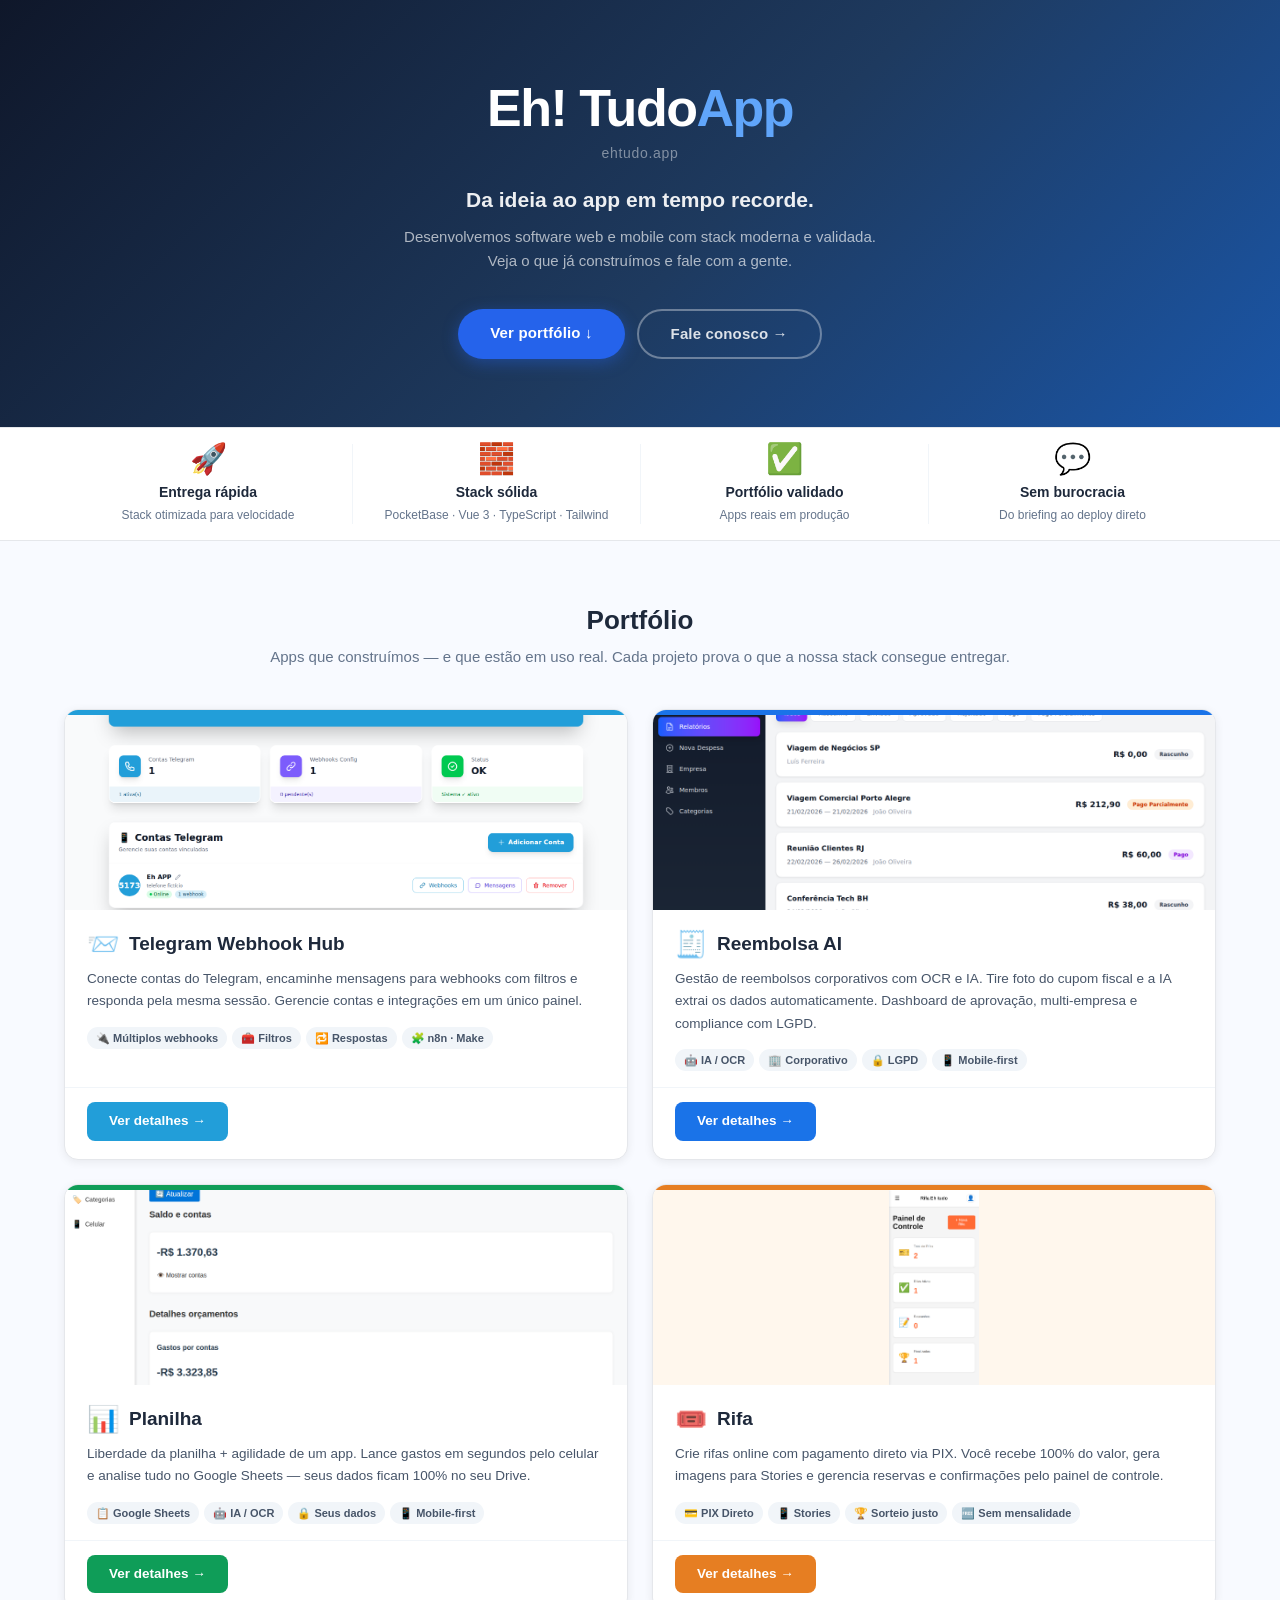
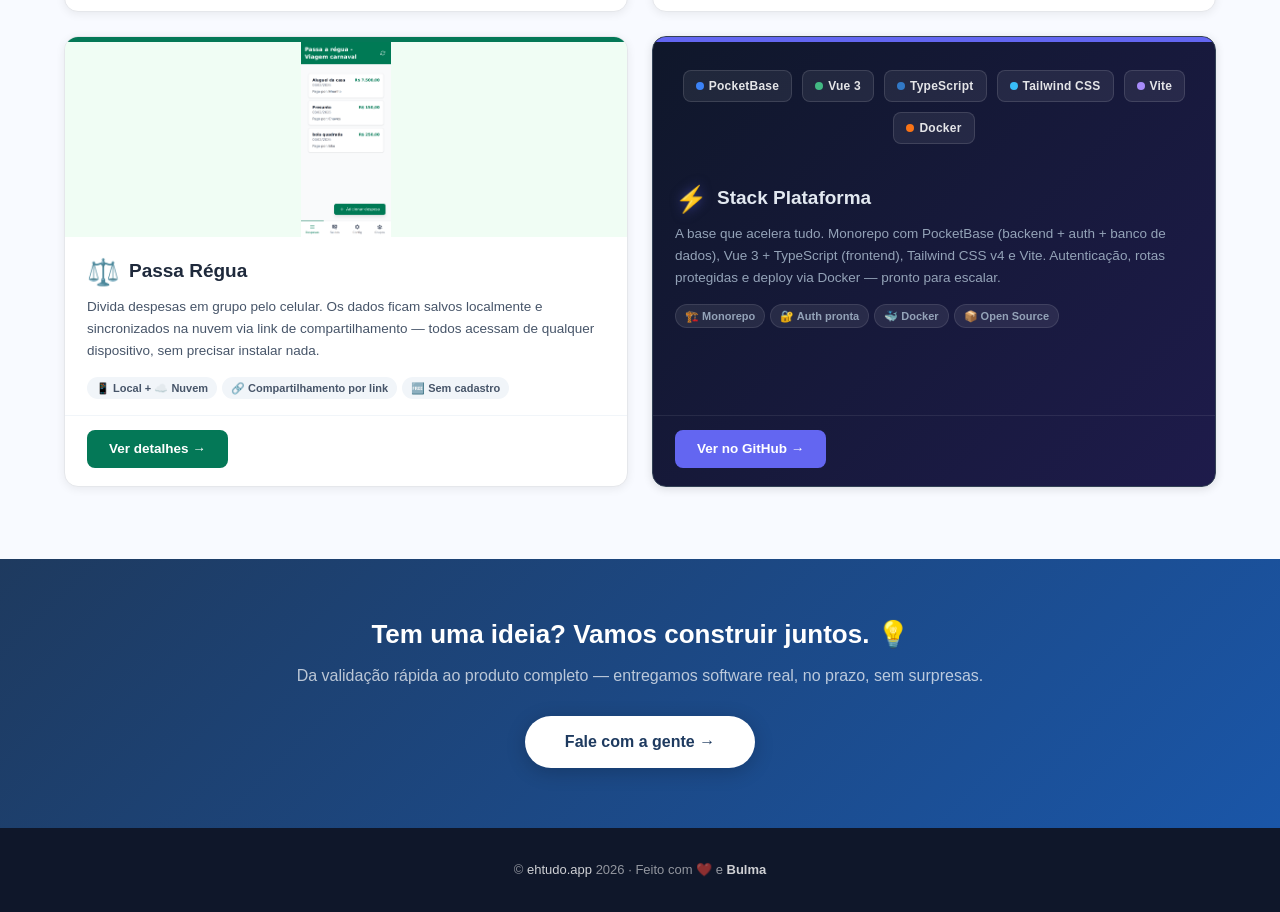
<file: www/index.html>
<!DOCTYPE html>
<html lang="pt-BR">
<head>
    <meta charset="utf-8">
    <meta name="viewport" content="width=device-width, initial-scale=1">
    <meta name="description" content="Eh! Tudo App — desenvolvemos software web e mobile de forma rápida com stack moderna (PocketBase + Vue + TypeScript + Tailwind). Conheça nosso portfólio e fale conosco.">
    <title>Eh! Tudo App — Desenvolvimento de Software</title>
    <link rel="stylesheet" href="https://cdnjs.cloudflare.com/ajax/libs/font-awesome/5.15.4/css/all.min.css">
    <link href="css/bulma.min.css" rel="stylesheet">
    <link href="css/style.css" rel="stylesheet">
    <script>
      (adsbygoogle = window.adsbygoogle || []).push({
        google_ad_client: "ca-pub-1269773357354866",
        enable_page_level_ads: true
      });
    </script>
    <style>
        /* ── Reset ───────────────────────────────── */
        body { background: #f8faff; font-family: -apple-system, BlinkMacSystemFont, 'Segoe UI', sans-serif; }

        /* ── Hero ────────────────────────────────── */
        .ht-hero {
            background: linear-gradient(135deg, #0f172a 0%, #1e3a5f 55%, #1a56a8 100%);
            padding: 80px 24px 68px;
            text-align: center;
        }
        .ht-hero-logo {
            font-size: 52px; font-weight: 900; color: #fff;
            letter-spacing: -1.5px; line-height: 1.1; margin-bottom: 6px;
        }
        .ht-hero-logo span { color: #60a5fa; }
        .ht-hero-domain { font-size: 14px; color: rgba(255,255,255,0.45); letter-spacing: 0.05em; margin-bottom: 22px; }
        .ht-hero-tagline {
            font-size: 21px; color: rgba(255,255,255,0.92); font-weight: 700;
            max-width: 580px; margin: 0 auto 10px; line-height: 1.35;
        }
        .ht-hero-sub {
            font-size: 15px; color: rgba(255,255,255,0.65);
            max-width: 480px; margin: 0 auto 36px; line-height: 1.6;
        }
        .ht-hero-ctas { display: flex; gap: 12px; justify-content: center; flex-wrap: wrap; }
        .ht-hero-cta {
            display: inline-block; background: #2563eb; color: #fff;
            padding: 13px 32px; border-radius: 50px; font-size: 15px;
            font-weight: 700; text-decoration: none; letter-spacing: 0.01em;
            transition: background 0.2s, transform 0.15s;
            box-shadow: 0 4px 16px rgba(37,99,235,0.40);
        }
        .ht-hero-cta:hover { background: #1d4ed8; color: #fff; transform: translateY(-1px); }
        .ht-hero-cta-ghost {
            display: inline-block; background: transparent; color: rgba(255,255,255,0.85);
            padding: 12px 32px; border-radius: 50px; font-size: 15px;
            font-weight: 700; text-decoration: none; letter-spacing: 0.01em;
            border: 2px solid rgba(255,255,255,0.35);
            transition: border-color 0.2s, color 0.2s, transform 0.15s;
        }
        .ht-hero-cta-ghost:hover { border-color: rgba(255,255,255,0.8); color: #fff; transform: translateY(-1px); }

        /* ── Pillars strip ───────────────────────── */
        .ht-pillars {
            background: #fff;
            border-bottom: 1px solid #e5e7eb;
            border-top: 1px solid #e5e7eb;
            padding: 16px 0;
        }
        .ht-pillar { text-align: center; padding: 28px 12px; }
        .ht-pillar-icon { font-size: 30px; margin-bottom: 8px; line-height: 1; }
        .ht-pillar-title { font-weight: 700; font-size: 14px; color: #1e293b; margin-bottom: 3px; }
        .ht-pillar-sub { font-size: 12px; color: #64748b; }
        .ht-pillar + .ht-pillar { border-left: 1px solid #f1f5f9; }

        /* ── Apps section ────────────────────────── */
        .ht-apps { background: #f8faff; padding: 60px 24px 72px; }
        .ht-section-title {
            font-size: 26px; font-weight: 800; color: #1e293b;
            text-align: center; margin-bottom: 6px;
        }
        .ht-section-sub { text-align: center; color: #64748b; margin-bottom: 40px; font-size: 15px; }

        /* Card */
        .ht-card {
            background: #fff; border-radius: 14px; overflow: hidden;
            box-shadow: 0 2px 10px rgba(0,0,0,0.07);
            border: 1px solid #e5e7eb;
            display: flex; flex-direction: column; height: 100%;
            transition: box-shadow 0.2s, transform 0.2s;
        }
        .ht-card:hover { box-shadow: 0 10px 36px rgba(0,0,0,0.13); transform: translateY(-4px); }
        .ht-card-bar { height: 5px; }
        .ht-card-imgwrap { overflow: hidden; }
        .ht-card-img { width: 100%; height: 195px; object-fit: cover; display: block; }
        .ht-card-body { padding: 20px 22px 16px; flex: 1; }
        .ht-card-header { display: flex; align-items: center; gap: 10px; margin-bottom: 10px; }
        .ht-card-icon { font-size: 26px; line-height: 1; }
        .ht-card-name { font-size: 19px; font-weight: 700; color: #1e293b; }
        .ht-card-desc { font-size: 13.5px; color: #475569; line-height: 1.65; margin-bottom: 14px; }
        .ht-card-tags { display: flex; flex-wrap: wrap; gap: 5px; }
        .ht-tag {
            font-size: 11px; font-weight: 600; padding: 3px 9px; border-radius: 100px;
            background: #f1f5f9; color: #475569;
        }
        .ht-card-footer { padding: 14px 22px 18px; border-top: 1px solid #f1f5f9; }
        .ht-btn {
            display: inline-block; padding: 9px 22px; border-radius: 8px;
            font-size: 13.5px; font-weight: 700; text-decoration: none;
            transition: opacity 0.15s, transform 0.15s; color: #fff;
        }
        .ht-btn:hover { opacity: 0.88; color: #fff; transform: translateX(2px); }

        /* ── Stack card (dark tech panel) ───────── */
        .ht-stack-panel {
            background: linear-gradient(135deg, #0f172a 0%, #1e1b4b 100%);
            border-radius: 14px; overflow: hidden;
            box-shadow: 0 2px 10px rgba(0,0,0,0.12);
            border: 1px solid #334155;
            display: flex; flex-direction: column; height: 100%;
            transition: box-shadow 0.2s, transform 0.2s;
        }
        .ht-stack-panel:hover { box-shadow: 0 10px 36px rgba(0,0,0,0.25); transform: translateY(-4px); }
        .ht-stack-panel .ht-card-bar { background: #6366f1; }
        .ht-stack-preview {
            padding: 28px 24px 20px; display: flex; align-items: center; justify-content: center;
            gap: 10px; flex-wrap: wrap; min-height: 110px;
        }
        .ht-tech-badge {
            display: inline-flex; align-items: center; gap: 5px;
            background: rgba(255,255,255,0.07); border: 1px solid rgba(255,255,255,0.12);
            border-radius: 8px; padding: 6px 12px;
            font-size: 12px; font-weight: 700; color: rgba(255,255,255,0.88);
            letter-spacing: 0.02em;
        }
        .ht-tech-badge-dot { width: 8px; height: 8px; border-radius: 50%; display: inline-block; }
        .ht-stack-panel .ht-card-body { background: transparent; }
        .ht-stack-panel .ht-card-name { color: #e2e8f0; }
        .ht-stack-panel .ht-card-desc { color: #94a3b8; }
        .ht-stack-panel .ht-tag { background: rgba(255,255,255,0.08); color: #94a3b8; border: 1px solid rgba(255,255,255,0.1); }
        .ht-stack-panel .ht-card-footer { border-top: 1px solid rgba(255,255,255,0.08); }
        .ht-stack-panel .ht-card-icon { filter: drop-shadow(0 0 6px rgba(99,102,241,0.5)); }

        /* ── CTA band ────────────────────────────── */
        .ht-cta-band {
            background: linear-gradient(135deg, #1e3a5f 0%, #1a56a8 100%);
            padding: 56px 24px 60px; text-align: center;
        }
        .ht-cta-band-title { font-size: 26px; font-weight: 800; color: #fff; margin-bottom: 10px; }
        .ht-cta-band-sub { font-size: 16px; color: rgba(255,255,255,0.70); margin-bottom: 28px; }
        .ht-cta-band-btn {
            display: inline-block; background: #fff; color: #1e3a5f;
            padding: 14px 40px; border-radius: 50px; font-size: 16px;
            font-weight: 800; text-decoration: none;
            transition: background 0.2s, transform 0.15s;
            box-shadow: 0 4px 20px rgba(0,0,0,0.20);
        }
        .ht-cta-band-btn:hover { background: #e0edff; color: #1e3a5f; transform: translateY(-2px); }

        /* ── Footer ──────────────────────────────── */
        .ht-footer {
            background: #0f172a; color: rgba(255,255,255,0.55);
            text-align: center; padding: 32px 24px; font-size: 13px;
        }
        .ht-footer a { color: rgba(255,255,255,0.80); }
        .ht-footer a:hover { color: #fff; }

        @media (max-width: 768px) {
            .ht-hero { padding: 52px 16px 48px; }
            .ht-hero-logo { font-size: 38px; }
            .ht-hero-tagline { font-size: 18px; }
            .ht-hero-sub { font-size: 14px; }
            .ht-pillar + .ht-pillar { border-left: none; }
        }
    </style>
</head>
<body>

<!-- ── HERO ──────────────────────────────────────────── -->
<section class="ht-hero">
    <div class="ht-hero-logo">Eh! Tudo<span>App</span></div>
    <div class="ht-hero-domain">ehtudo.app</div>
    <p class="ht-hero-tagline">Da ideia ao app em tempo recorde.</p>
    <p class="ht-hero-sub">Desenvolvemos software web e mobile com stack moderna e validada. Veja o que já construímos e fale com a gente.</p>
    <div class="ht-hero-ctas">
        <a href="#portfolio" class="ht-hero-cta">Ver portfólio ↓</a>
        <a href="mailto:contato@ehtudo.app" class="ht-hero-cta-ghost">Fale conosco →</a>
    </div>
</section>

<!-- ── PILLARS ────────────────────────────────────────── -->
<section class="ht-pillars">
    <div class="container">
        <div class="columns is-mobile is-multiline is-gapless">
            <div class="column is-half-mobile is-one-quarter-tablet ht-pillar">
                <div class="ht-pillar-icon">🚀</div>
                <div class="ht-pillar-title">Entrega rápida</div>
                <div class="ht-pillar-sub">Stack otimizada para velocidade</div>
            </div>
            <div class="column is-half-mobile is-one-quarter-tablet ht-pillar">
                <div class="ht-pillar-icon">🧱</div>
                <div class="ht-pillar-title">Stack sólida</div>
                <div class="ht-pillar-sub">PocketBase · Vue 3 · TypeScript · Tailwind</div>
            </div>
            <div class="column is-half-mobile is-one-quarter-tablet ht-pillar">
                <div class="ht-pillar-icon">✅</div>
                <div class="ht-pillar-title">Portfólio validado</div>
                <div class="ht-pillar-sub">Apps reais em produção</div>
            </div>
            <div class="column is-half-mobile is-one-quarter-tablet ht-pillar">
                <div class="ht-pillar-icon">💬</div>
                <div class="ht-pillar-title">Sem burocracia</div>
                <div class="ht-pillar-sub">Do briefing ao deploy direto</div>
            </div>
        </div>
    </div>
</section>

<!-- ── PORTFOLIO ───────────────────────────────────────── -->
<section class="ht-apps" id="portfolio">
    <div class="container">
        <div class="ht-section-title">Portfólio</div>
        <p class="ht-section-sub">Apps que construímos — e que estão em uso real. Cada projeto prova o que a nossa stack consegue entregar.</p>

        <div class="columns is-multiline">

            <!-- Telegram Webhook Hub -->
            <div class="column is-half">
                <div class="ht-card">
                    <div class="ht-card-bar" style="background:#229ed9;"></div>
                    <div class="ht-card-imgwrap">
                        <img class="ht-card-img" src="img/telegram-webhook-dashboard.png" alt="Dashboard do Telegram Webhook Hub com dados fictícios">
                    </div>
                    <div class="ht-card-body">
                        <div class="ht-card-header">
                            <span class="ht-card-icon">📨</span>
                            <span class="ht-card-name">Telegram Webhook Hub</span>
                        </div>
                        <p class="ht-card-desc">Conecte contas do Telegram, encaminhe mensagens para webhooks com filtros e responda pela mesma sessão. Gerencie contas e integrações em um único painel.</p>
                        <div class="ht-card-tags">
                            <span class="ht-tag">🔌 Múltiplos webhooks</span>
                            <span class="ht-tag">🧰 Filtros</span>
                            <span class="ht-tag">🔁 Respostas</span>
                            <span class="ht-tag">🧩 n8n · Make</span>
                        </div>
                    </div>
                    <div class="ht-card-footer">
                        <a href="telegram-webhook.html" class="ht-btn" style="background:#229ed9;">Ver detalhes →</a>
                    </div>
                </div>
            </div>

            <!-- Reembolsa AI -->
            <div class="column is-half">
                <div class="ht-card">
                    <div class="ht-card-bar" style="background:#1a73e8;"></div>
                    <div class="ht-card-imgwrap">
                        <img class="ht-card-img" src="img/reembolsa-reports.png" alt="Reembolsa AI">
                    </div>
                    <div class="ht-card-body">
                        <div class="ht-card-header">
                            <span class="ht-card-icon">🧾</span>
                            <span class="ht-card-name">Reembolsa AI</span>
                        </div>
                        <p class="ht-card-desc">Gestão de reembolsos corporativos com OCR e IA. Tire foto do cupom fiscal e a IA extrai os dados automaticamente. Dashboard de aprovação, multi-empresa e compliance com LGPD.</p>
                        <div class="ht-card-tags">
                            <span class="ht-tag">🤖 IA / OCR</span>
                            <span class="ht-tag">🏢 Corporativo</span>
                            <span class="ht-tag">🔒 LGPD</span>
                            <span class="ht-tag">📱 Mobile-first</span>
                        </div>
                    </div>
                    <div class="ht-card-footer">
                        <a href="reembolsa.html" class="ht-btn" style="background:#1a73e8;">Ver detalhes →</a>
                    </div>
                </div>
            </div>

            <!-- Planilha -->
            <div class="column is-half">
                <div class="ht-card">
                    <div class="ht-card-bar" style="background:#0f9d58;"></div>
                    <div class="ht-card-imgwrap">
                        <img class="ht-card-img" src="img/planilha-dashboard.png" alt="Planilha">
                    </div>
                    <div class="ht-card-body">
                        <div class="ht-card-header">
                            <span class="ht-card-icon">📊</span>
                            <span class="ht-card-name">Planilha</span>
                        </div>
                        <p class="ht-card-desc">Liberdade da planilha + agilidade de um app. Lance gastos em segundos pelo celular e analise tudo no Google Sheets — seus dados ficam 100% no seu Drive.</p>
                        <div class="ht-card-tags">
                            <span class="ht-tag">📋 Google Sheets</span>
                            <span class="ht-tag">🤖 IA / OCR</span>
                            <span class="ht-tag">🔒 Seus dados</span>
                            <span class="ht-tag">📱 Mobile-first</span>
                        </div>
                    </div>
                    <div class="ht-card-footer">
                        <a href="planilha.html" class="ht-btn" style="background:#0f9d58;">Ver detalhes →</a>
                    </div>
                </div>
            </div>

            <!-- Rifa -->
            <div class="column is-half">
                <div class="ht-card">
                    <div class="ht-card-bar" style="background:#e67e22;"></div>
                    <div class="ht-card-imgwrap" style="background:#fff7ed; display:flex; justify-content:center; align-items:center;">
                        <img src="img/rifa-dashboard.png" alt="Rifa" style="height:195px; width:auto; object-fit:contain; display:block;">
                    </div>
                    <div class="ht-card-body">
                        <div class="ht-card-header">
                            <span class="ht-card-icon">🎟️</span>
                            <span class="ht-card-name">Rifa</span>
                        </div>
                        <p class="ht-card-desc">Crie rifas online com pagamento direto via PIX. Você recebe 100% do valor, gera imagens para Stories e gerencia reservas e confirmações pelo painel de controle.</p>
                        <div class="ht-card-tags">
                            <span class="ht-tag">💳 PIX Direto</span>
                            <span class="ht-tag">📱 Stories</span>
                            <span class="ht-tag">🏆 Sorteio justo</span>
                            <span class="ht-tag">🆓 Sem mensalidade</span>
                        </div>
                    </div>
                    <div class="ht-card-footer">
                        <a href="rifa.html" class="ht-btn" style="background:#e67e22;">Ver detalhes →</a>
                    </div>
                </div>
            </div>

            <!-- Passa Régua -->
            <div class="column is-half">
                <div class="ht-card">
                    <div class="ht-card-bar" style="background:#047857;"></div>
                    <div class="ht-card-imgwrap" style="background:#f0fdf4; display:flex; justify-content:center; align-items:center;">
                        <img src="img/passaregua-despesas.png" alt="Passa Régua" style="height:195px; width:auto; object-fit:contain; display:block;">
                    </div>
                    <div class="ht-card-body">
                        <div class="ht-card-header">
                            <span class="ht-card-icon">⚖️</span>
                            <span class="ht-card-name">Passa Régua</span>
                        </div>
                        <p class="ht-card-desc">Divida despesas em grupo pelo celular. Os dados ficam salvos localmente e sincronizados na nuvem via link de compartilhamento — todos acessam de qualquer dispositivo, sem precisar instalar nada.</p>
                        <div class="ht-card-tags">
                            <span class="ht-tag">📱 Local + ☁️ Nuvem</span>
                            <span class="ht-tag">🔗 Compartilhamento por link</span>
                            <span class="ht-tag">🆓 Sem cadastro</span>
                        </div>
                    </div>
                    <div class="ht-card-footer">
                        <a href="passaregua.html" class="ht-btn" style="background:#047857;">Ver detalhes →</a>
                    </div>
                </div>
            </div>

            <!-- Stack Plataforma -->
            <div class="column is-half">
                <div class="ht-stack-panel">
                    <div class="ht-card-bar"></div>
                    <div class="ht-stack-preview">
                        <span class="ht-tech-badge"><span class="ht-tech-badge-dot" style="background:#3b82f6;"></span>PocketBase</span>
                        <span class="ht-tech-badge"><span class="ht-tech-badge-dot" style="background:#42b883;"></span>Vue 3</span>
                        <span class="ht-tech-badge"><span class="ht-tech-badge-dot" style="background:#3178c6;"></span>TypeScript</span>
                        <span class="ht-tech-badge"><span class="ht-tech-badge-dot" style="background:#38bdf8;"></span>Tailwind CSS</span>
                        <span class="ht-tech-badge"><span class="ht-tech-badge-dot" style="background:#a78bfa;"></span>Vite</span>
                        <span class="ht-tech-badge"><span class="ht-tech-badge-dot" style="background:#f97316;"></span>Docker</span>
                    </div>
                    <div class="ht-card-body">
                        <div class="ht-card-header">
                            <span class="ht-card-icon">⚡</span>
                            <span class="ht-card-name">Stack Plataforma</span>
                        </div>
                        <p class="ht-card-desc">A base que acelera tudo. Monorepo com PocketBase (backend + auth + banco de dados), Vue 3 + TypeScript (frontend), Tailwind CSS v4 e Vite. Autenticação, rotas protegidas e deploy via Docker — pronto para escalar.</p>
                        <div class="ht-card-tags">
                            <span class="ht-tag">🏗️ Monorepo</span>
                            <span class="ht-tag">🔐 Auth pronta</span>
                            <span class="ht-tag">🐳 Docker</span>
                            <span class="ht-tag">📦 Open Source</span>
                        </div>
                    </div>
                    <div class="ht-card-footer">
                        <a href="https://github.com/edsonlcandido/pockebase-vue-tailwind-flowbite" target="_blank" rel="noopener" class="ht-btn" style="background:#6366f1;">Ver no GitHub →</a>
                    </div>
                </div>
            </div>

        </div>
    </div>
</section>

<!-- ── CTA BAND ───────────────────────────────────────── -->
<section class="ht-cta-band">
    <div class="container">
        <div class="ht-cta-band-title">Tem uma ideia? Vamos construir juntos. 💡</div>
        <p class="ht-cta-band-sub">Da validação rápida ao produto completo — entregamos software real, no prazo, sem surpresas.</p>
        <a href="mailto:contato@ehtudo.app" class="ht-cta-band-btn">Fale com a gente →</a>
    </div>
</section>
<footer class="ht-footer">
    <p>© <a href="http://ehtudo.app">ehtudo.app</a> 2026 · Feito com ❤️ e <strong style="color:rgba(255,255,255,0.8)">Bulma</strong></p>
</footer>

</body>
</html>
</file>
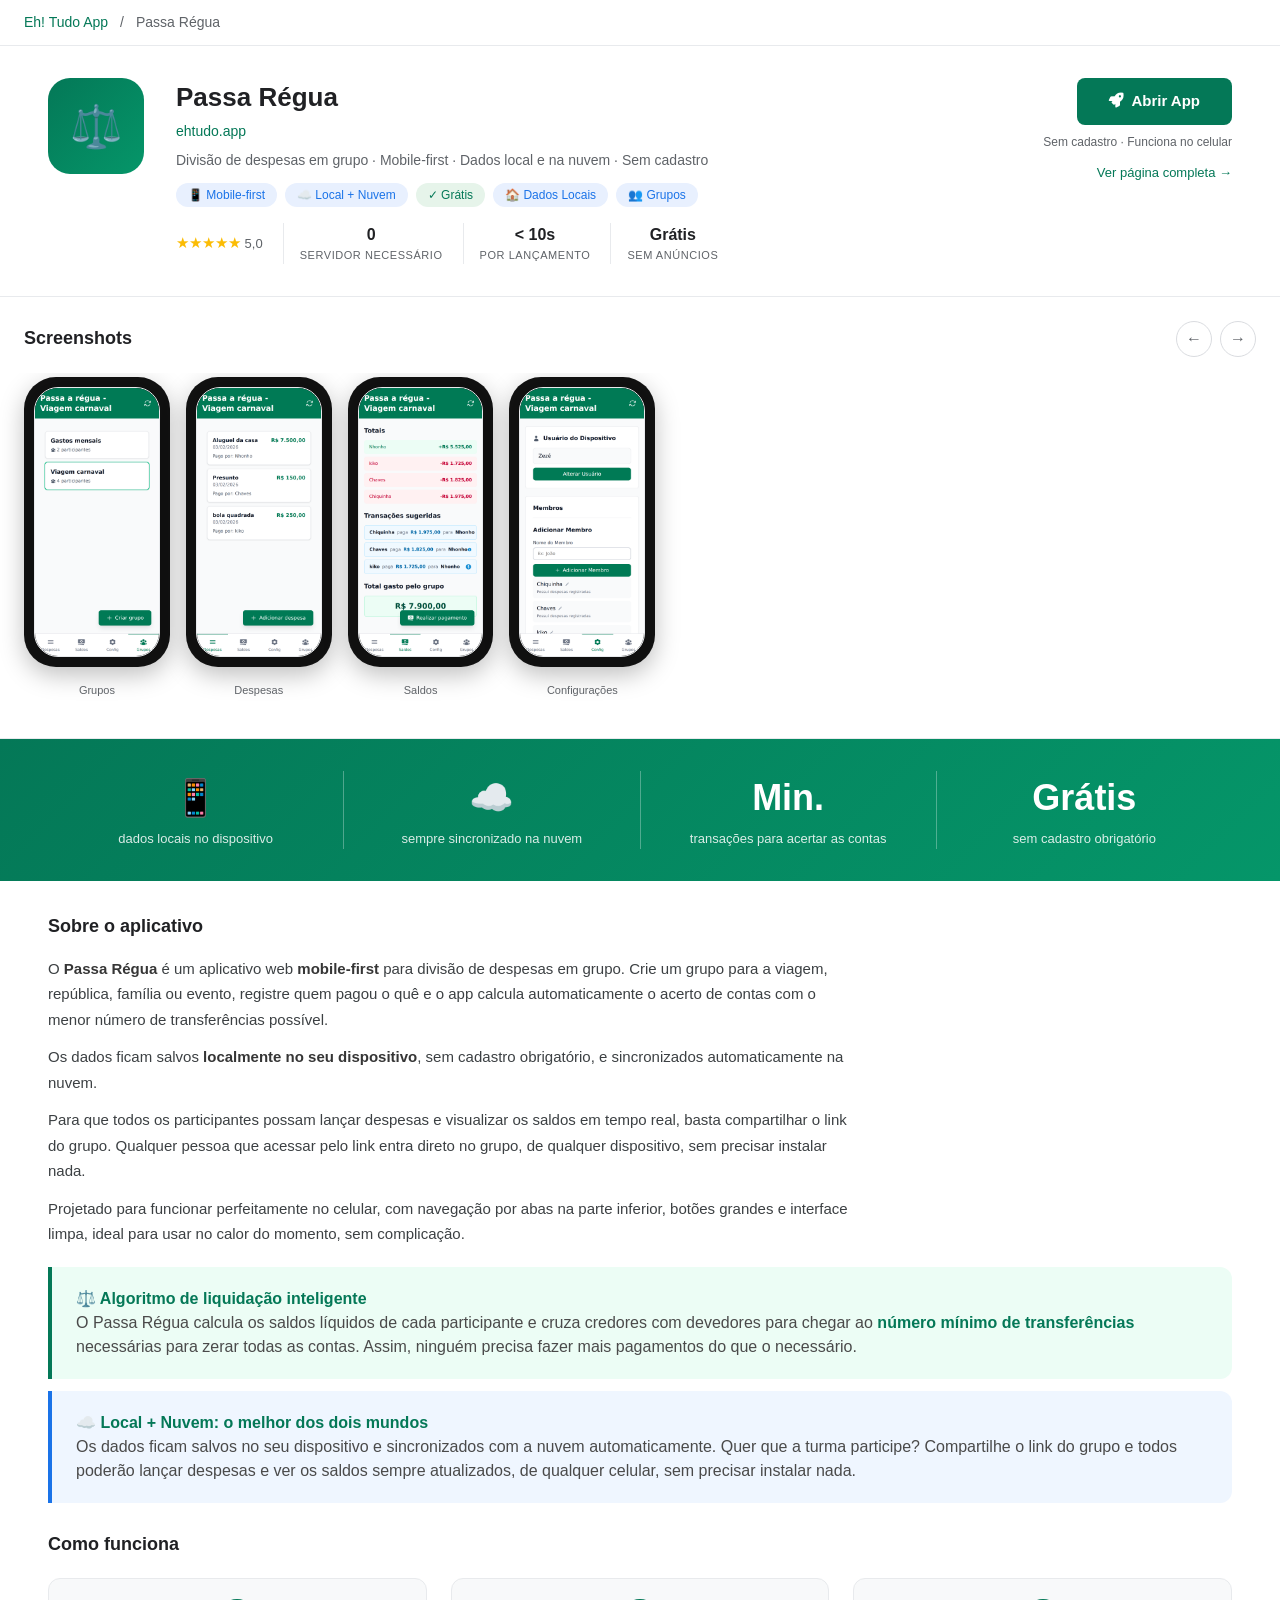
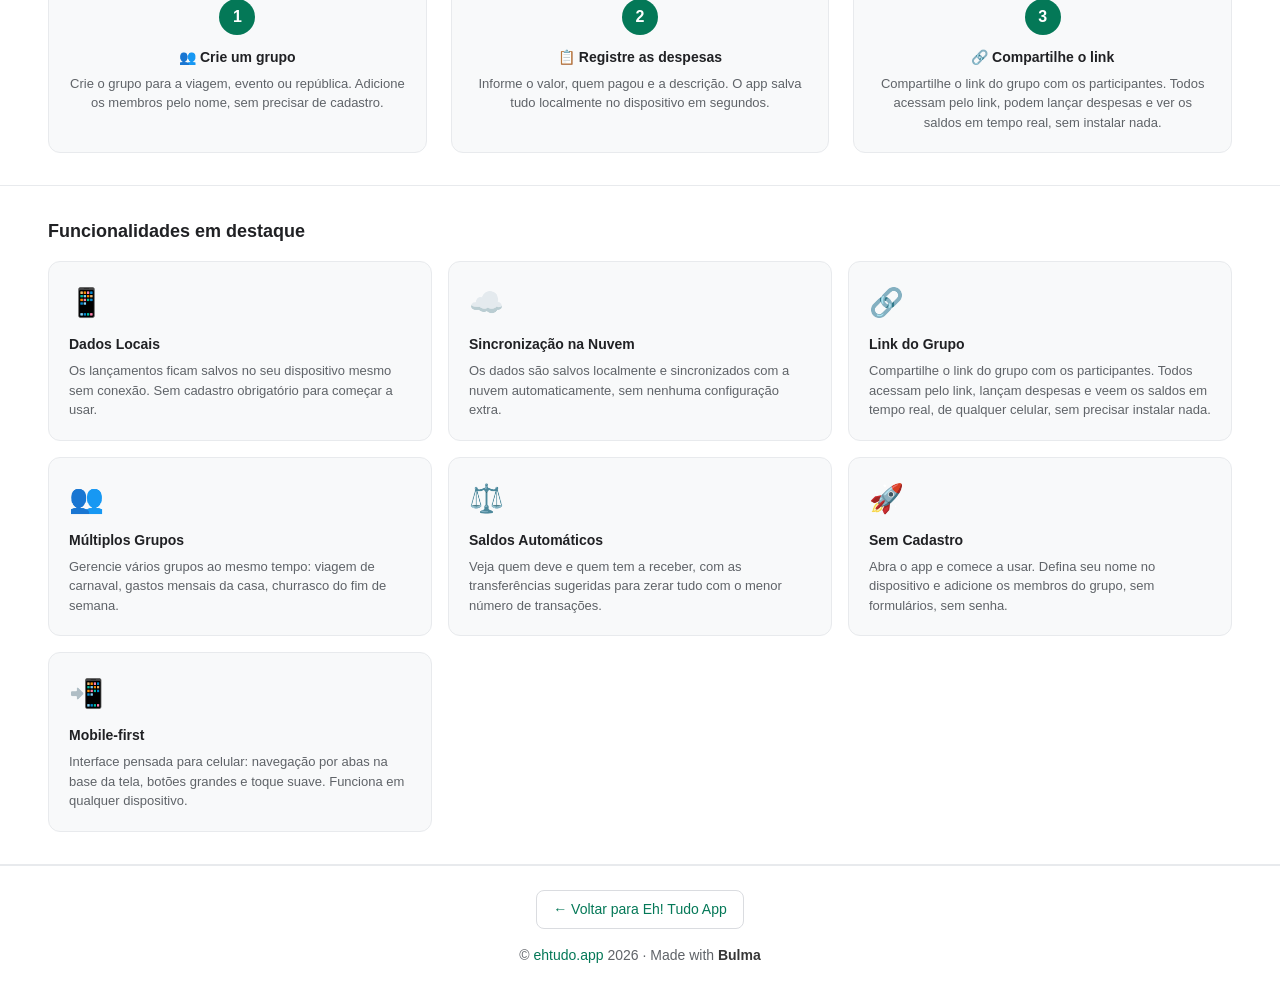
<file: www/passaregua.html>
<!DOCTYPE html>
<html lang="pt-BR">
    <head>
        <meta charset="utf-8">
        <meta name="viewport" content="width=device-width, initial-scale=1, shrink-to-fit=no">
        <meta name="description" content="Passa Régua: divida despesas em grupo. Mobile-first, dados locais e sincronizados na nuvem. Compartilhe o link para que todos gerenciem o grupo juntos.">
        <title>Passa Régua — Eh! Tudo App</title>
        <link rel="stylesheet" href="https://cdnjs.cloudflare.com/ajax/libs/font-awesome/5.15.4/css/all.min.css">
        <link href="css/bulma.min.css" rel="stylesheet">
        <link href="css/style.css" rel="stylesheet">
        <style>
            /* ---- Google Play-style layout ---- */
            body { background: #f8f9fa; font-family: -apple-system, BlinkMacSystemFont, 'Segoe UI', sans-serif; }

            /* Top nav breadcrumb */
            .gp-topnav { background: #fff; border-bottom: 1px solid #e8eaed; padding: 12px 24px; display: flex; align-items: center; gap: 8px; font-size: 14px; color: #5f6368; }
            .gp-topnav a { color: #047857; text-decoration: none; font-weight: 500; }
            .gp-topnav a:hover { text-decoration: underline; }
            .gp-topnav .sep { margin: 0 4px; }

            /* Hero / App info row */
            .gp-hero { background: #fff; padding: 32px 48px; display: flex; gap: 32px; align-items: flex-start; border-bottom: 1px solid #e8eaed; }
            .gp-icon { width: 96px; height: 96px; border-radius: 22px; flex-shrink: 0; background: linear-gradient(135deg, #047857, #059669); display: flex; align-items: center; justify-content: center; font-size: 42px; color: white; }
            .gp-info { flex: 1; }
            .gp-appname { font-size: 26px; font-weight: 700; color: #202124; margin: 0 0 4px; }
            .gp-developer { font-size: 14px; color: #047857; font-weight: 500; margin-bottom: 8px; }
            .gp-tagline { font-size: 14px; color: #5f6368; margin-bottom: 12px; }
            .gp-badges { display: flex; gap: 8px; flex-wrap: wrap; margin-bottom: 16px; }
            .gp-badge { background: #e8f0fe; color: #1a73e8; border-radius: 20px; padding: 3px 12px; font-size: 12px; font-weight: 500; }
            .gp-badge.green { background: #e6f4ea; color: #047857; }
            .gp-rating-row { display: flex; align-items: center; gap: 20px; font-size: 13px; color: #5f6368; }
            .gp-stars { color: #fbbc04; font-size: 15px; }
            .gp-meta-item { display: flex; flex-direction: column; align-items: center; border-left: 1px solid #e8eaed; padding-left: 16px; }
            .gp-meta-val { font-weight: 700; font-size: 16px; color: #202124; }
            .gp-meta-lbl { font-size: 11px; text-transform: uppercase; letter-spacing: .05em; }
            .gp-cta { display: flex; flex-direction: column; align-items: flex-end; gap: 8px; min-width: 200px; }
            .gp-btn-install { background: #047857; color: white; border: none; border-radius: 8px; padding: 12px 32px; font-size: 15px; font-weight: 600; cursor: pointer; text-decoration: none; display: inline-block; text-align: center; }
            .gp-btn-install:hover { background: #065f46; color: white; }
            .gp-free-label { font-size: 12px; color: #5f6368; }

            /* Screenshot carousel */
            .gp-carousel-section { background: #fff; padding: 24px 0; border-bottom: 1px solid #e8eaed; position: relative; }
            .gp-carousel-header { padding: 0 24px; display: flex; align-items: center; justify-content: space-between; margin-bottom: 16px; }
            .gp-carousel-title { font-size: 18px; font-weight: 600; color: #202124; }
            .gp-carousel-nav { display: flex; gap: 8px; }
            .gp-carousel-btn { width: 36px; height: 36px; border-radius: 50%; border: 1px solid #dadce0; background: #fff; cursor: pointer; display: flex; align-items: center; justify-content: center; color: #5f6368; font-size: 16px; transition: background .15s, box-shadow .15s; }
            .gp-carousel-btn:hover { background: #f1f3f4; box-shadow: 0 2px 6px rgba(0,0,0,0.12); color: #202124; }
            .gp-carousel { display: flex; gap: 16px; overflow-x: auto; padding: 4px 24px 16px; scroll-snap-type: x mandatory; scroll-behavior: smooth; -webkit-overflow-scrolling: touch; }
            .gp-carousel::-webkit-scrollbar { height: 6px; }
            .gp-carousel::-webkit-scrollbar-track { background: #f1f3f4; border-radius: 3px; }
            .gp-carousel::-webkit-scrollbar-thumb { background: #bdc1c6; border-radius: 3px; }
            .gp-carousel::-webkit-scrollbar-thumb:hover { background: #80868b; }
            .gp-screenshot-wrap { flex-shrink: 0; scroll-snap-align: start; }
            .gp-screenshot-wrap img { border-radius: 12px; border: 1px solid #e8eaed; display: block; box-shadow: 0 2px 8px rgba(0,0,0,0.10); }
            .gp-screenshot-wrap .caption { font-size: 11px; color: #5f6368; text-align: center; margin-top: 8px; }
            /* Mobile phone frame */
            .phone-frame { background: #111; border-radius: 32px; padding: 10px; display: inline-block; box-shadow: 0 8px 24px rgba(0,0,0,0.25); }
            .phone-frame img { border-radius: 24px; display: block; }

            /* About section */
            .gp-about { background: #fff; padding: 32px 48px; border-bottom: 1px solid #e8eaed; }
            .gp-section-title { font-size: 18px; font-weight: 600; color: #202124; margin-bottom: 16px; }
            .gp-description { font-size: 15px; color: #3c4043; line-height: 1.7; max-width: 800px; }
            .gp-description p { margin-bottom: 12px; }
            .gp-how-works { display: flex; gap: 24px; margin-top: 20px; }
            .gp-step { flex: 1; background: #f8f9fa; border-radius: 12px; padding: 20px; text-align: center; border: 1px solid #e8eaed; }
            .gp-step-num { width: 36px; height: 36px; background: #047857; color: white; border-radius: 50%; display: flex; align-items: center; justify-content: center; font-weight: 700; font-size: 16px; margin: 0 auto 12px; }
            .gp-step-title { font-weight: 600; color: #202124; margin-bottom: 6px; font-size: 14px; }
            .gp-step-desc { font-size: 13px; color: #5f6368; }

            /* Metrics bar */
            .gp-metrics { background: linear-gradient(135deg, #047857, #059669); padding: 32px 48px; display: flex; gap: 0; }
            .gp-metric { flex: 1; text-align: center; color: white; padding: 0 16px; }
            .gp-metric + .gp-metric { border-left: 1px solid rgba(255,255,255,0.3); }
            .gp-metric-val { font-size: 36px; font-weight: 800; margin-bottom: 4px; }
            .gp-metric-lbl { font-size: 13px; opacity: 0.85; }

            /* Features grid */
            .gp-features { background: #fff; padding: 32px 48px; border-bottom: 1px solid #e8eaed; }
            .gp-feature-grid { display: grid; grid-template-columns: repeat(3, 1fr); gap: 16px; }
            .gp-feature-card { background: #f8f9fa; border-radius: 12px; padding: 20px; border: 1px solid #e8eaed; }
            .gp-feature-icon { font-size: 28px; margin-bottom: 10px; }
            .gp-feature-title { font-size: 14px; font-weight: 600; color: #202124; margin-bottom: 6px; }
            .gp-feature-desc { font-size: 13px; color: #5f6368; line-height: 1.5; }

            /* Footer */
            .gp-footer { background: #fff; padding: 24px 48px; text-align: center; color: #5f6368; font-size: 14px; border-top: 1px solid #e8eaed; }
            .gp-footer a { color: #047857; text-decoration: none; }
            .gp-back-btn { display: inline-flex; align-items: center; gap: 8px; color: #5f6368; text-decoration: none; padding: 8px 16px; border: 1px solid #dadce0; border-radius: 8px; font-size: 14px; margin-bottom: 16px; }
            .gp-back-btn:hover { background: #f8f9fa; color: #202124; }

            /* Algorithm callout */
            .algo-callout { background: #ecfdf5; border-left: 4px solid #047857; border-radius: 0 12px 12px 0; padding: 20px 24px; margin-top: 20px; }
            .algo-callout strong { color: #047857; }

            /* Responsive */
            @media (max-width: 900px) {
                .gp-hero { flex-direction: column; padding: 24px; }
                .gp-cta { align-items: flex-start; }
                .gp-carousel-section { padding: 20px 0; }
                .gp-carousel-header { padding: 0 16px; }
                .gp-carousel { padding: 4px 16px 16px; }
                .gp-about, .gp-features { padding: 20px 16px; }
                .gp-how-works { flex-direction: column; }
                .gp-feature-grid { grid-template-columns: 1fr 1fr; }
                .gp-metrics { flex-direction: column; gap: 16px; padding: 24px 16px; }
                .gp-metric + .gp-metric { border-left: none; border-top: 1px solid rgba(255,255,255,0.3); padding-top: 16px; }
            }
        </style>
    </head>
    <body>

    <!-- Breadcrumb nav -->
    <div class="gp-topnav">
        <a href="index.html">Eh! Tudo App</a>
        <span class="sep">/</span>
        <span>Passa Régua</span>
    </div>

    <!-- Hero -->
    <div class="gp-hero">
        <div class="gp-icon">⚖️</div>
        <div class="gp-info">
            <h1 class="gp-appname">Passa Régua</h1>
            <div class="gp-developer">ehtudo.app</div>
            <div class="gp-tagline">Divisão de despesas em grupo · Mobile-first · Dados local e na nuvem · Sem cadastro</div>
            <div class="gp-badges">
                <span class="gp-badge">📱 Mobile-first</span>
                <span class="gp-badge">☁️ Local + Nuvem</span>
                <span class="gp-badge green">✓ Grátis</span>
                <span class="gp-badge">🏠 Dados Locais</span>
                <span class="gp-badge">👥 Grupos</span>
            </div>
            <div class="gp-rating-row">
                <span><span class="gp-stars">★★★★★</span> 5,0</span>
                <div class="gp-meta-item">
                    <span class="gp-meta-val">0</span>
                    <span class="gp-meta-lbl">servidor necessário</span>
                </div>
                <div class="gp-meta-item">
                    <span class="gp-meta-val">&lt; 10s</span>
                    <span class="gp-meta-lbl">por lançamento</span>
                </div>
                <div class="gp-meta-item">
                    <span class="gp-meta-val">Grátis</span>
                    <span class="gp-meta-lbl">sem anúncios</span>
                </div>
            </div>
        </div>
        <div class="gp-cta">
            <a href="https://passaregua.ehtudo.app/" target="_blank" class="gp-btn-install">
                <i class="fas fa-rocket"></i>&nbsp; Abrir App
            </a>
            <span class="gp-free-label">Sem cadastro · Funciona no celular</span>
            <a href="https://passaregua.ehtudo.app/" target="_blank" style="font-size:13px;color:#047857;margin-top:4px;">
                Ver página completa →
            </a>
        </div>
    </div>

    <!-- Screenshot Carousel -->
    <div class="gp-carousel-section">
        <div class="gp-carousel-header">
            <div class="gp-carousel-title">Screenshots</div>
            <div class="gp-carousel-nav">
                <button class="gp-carousel-btn" aria-label="Anterior" onclick="document.getElementById('gp-carousel').scrollBy({left:-320,behavior:'smooth'})">&#8592;</button>
                <button class="gp-carousel-btn" aria-label="Próximo" onclick="document.getElementById('gp-carousel').scrollBy({left:320,behavior:'smooth'})">&#8594;</button>
            </div>
        </div>
        <div class="gp-carousel" id="gp-carousel">
            <div class="gp-screenshot-wrap">
                <div class="phone-frame">
                    <img src="img/passaregua-grupos.png" alt="Lista de grupos" style="height:270px;width:auto;">
                </div>
                <div class="caption">Grupos</div>
            </div>
            <div class="gp-screenshot-wrap">
                <div class="phone-frame">
                    <img src="img/passaregua-despesas.png" alt="Despesas do grupo" style="height:270px;width:auto;">
                </div>
                <div class="caption">Despesas</div>
            </div>
            <div class="gp-screenshot-wrap">
                <div class="phone-frame">
                    <img src="img/passaregua-saldos.png" alt="Saldos e transações sugeridas" style="height:270px;width:auto;">
                </div>
                <div class="caption">Saldos</div>
            </div>
            <div class="gp-screenshot-wrap">
                <div class="phone-frame">
                    <img src="img/passaregua-configuracoes.png" alt="Configurações e membros" style="height:270px;width:auto;">
                </div>
                <div class="caption">Configurações</div>
            </div>
        </div>
    </div>

    <!-- Metrics bar -->
    <div class="gp-metrics">
        <div class="gp-metric">
            <div class="gp-metric-val">📱</div>
            <div class="gp-metric-lbl">dados locais no dispositivo</div>
        </div>
        <div class="gp-metric">
            <div class="gp-metric-val">☁️</div>
            <div class="gp-metric-lbl">sempre sincronizado na nuvem</div>
        </div>
        <div class="gp-metric">
            <div class="gp-metric-val">Min.</div>
            <div class="gp-metric-lbl">transações para acertar as contas</div>
        </div>
        <div class="gp-metric">
            <div class="gp-metric-val">Grátis</div>
            <div class="gp-metric-lbl">sem cadastro obrigatório</div>
        </div>
    </div>

    <!-- About section -->
    <div class="gp-about">
        <div class="gp-section-title">Sobre o aplicativo</div>
        <div class="gp-description">
            <p>O <strong>Passa Régua</strong> é um aplicativo web <strong>mobile-first</strong> para divisão de despesas em grupo. Crie um grupo para a viagem, república, família ou evento, registre quem pagou o quê e o app calcula automaticamente o acerto de contas com o menor número de transferências possível.</p>
            <p>Os dados ficam salvos <strong>localmente no seu dispositivo</strong>, sem cadastro obrigatório, e sincronizados automaticamente na nuvem.</p>
            <p>Para que todos os participantes possam lançar despesas e visualizar os saldos em tempo real, basta compartilhar o link do grupo. Qualquer pessoa que acessar pelo link entra direto no grupo, de qualquer dispositivo, sem precisar instalar nada.</p>
            <p>Projetado para funcionar perfeitamente no celular, com navegação por abas na parte inferior, botões grandes e interface limpa, ideal para usar no calor do momento, sem complicação.</p>
        </div>

        <div class="algo-callout">
            <strong>⚖️ Algoritmo de liquidação inteligente</strong><br>
            O Passa Régua calcula os saldos líquidos de cada participante e cruza credores com devedores para chegar ao <strong>número mínimo de transferências</strong> necessárias para zerar todas as contas. Assim, ninguém precisa fazer mais pagamentos do que o necessário.
        </div>

        <div class="algo-callout" style="margin-top:12px;background:#eff6ff;border-left-color:#1a73e8;">
            <strong>☁️ Local + Nuvem: o melhor dos dois mundos</strong><br>
            Os dados ficam salvos no seu dispositivo e sincronizados com a nuvem automaticamente. Quer que a turma participe? Compartilhe o link do grupo e todos poderão lançar despesas e ver os saldos sempre atualizados, de qualquer celular, sem precisar instalar nada.
        </div>

        <div class="gp-section-title" style="margin-top:28px;">Como funciona</div>
        <div class="gp-how-works">
            <div class="gp-step">
                <div class="gp-step-num">1</div>
                <div class="gp-step-title">👥 Crie um grupo</div>
                <div class="gp-step-desc">Crie o grupo para a viagem, evento ou república. Adicione os membros pelo nome, sem precisar de cadastro.</div>
            </div>
            <div class="gp-step">
                <div class="gp-step-num">2</div>
                <div class="gp-step-title">📋 Registre as despesas</div>
                <div class="gp-step-desc">Informe o valor, quem pagou e a descrição. O app salva tudo localmente no dispositivo em segundos.</div>
            </div>
            <div class="gp-step">
                <div class="gp-step-num">3</div>
                <div class="gp-step-title">🔗 Compartilhe o link</div>
                <div class="gp-step-desc">Compartilhe o link do grupo com os participantes. Todos acessam pelo link, podem lançar despesas e ver os saldos em tempo real, sem instalar nada.</div>
            </div>
        </div>
    </div>

    <!-- Features grid -->
    <div class="gp-features">
        <div class="gp-section-title">Funcionalidades em destaque</div>
        <div class="gp-feature-grid">
            <div class="gp-feature-card">
                <div class="gp-feature-icon">📱</div>
                <div class="gp-feature-title">Dados Locais</div>
                <div class="gp-feature-desc">Os lançamentos ficam salvos no seu dispositivo mesmo sem conexão. Sem cadastro obrigatório para começar a usar.</div>
            </div>
            <div class="gp-feature-card">
                <div class="gp-feature-icon">☁️</div>
                <div class="gp-feature-title">Sincronização na Nuvem</div>
                <div class="gp-feature-desc">Os dados são salvos localmente e sincronizados com a nuvem automaticamente, sem nenhuma configuração extra.</div>
            </div>
            <div class="gp-feature-card">
                <div class="gp-feature-icon">🔗</div>
                <div class="gp-feature-title">Link do Grupo</div>
                <div class="gp-feature-desc">Compartilhe o link do grupo com os participantes. Todos acessam pelo link, lançam despesas e veem os saldos em tempo real, de qualquer celular, sem precisar instalar nada.</div>
            </div>
            <div class="gp-feature-card">
                <div class="gp-feature-icon">👥</div>
                <div class="gp-feature-title">Múltiplos Grupos</div>
                <div class="gp-feature-desc">Gerencie vários grupos ao mesmo tempo: viagem de carnaval, gastos mensais da casa, churrasco do fim de semana.</div>
            </div>
            <div class="gp-feature-card">
                <div class="gp-feature-icon">⚖️</div>
                <div class="gp-feature-title">Saldos Automáticos</div>
                <div class="gp-feature-desc">Veja quem deve e quem tem a receber, com as transferências sugeridas para zerar tudo com o menor número de transações.</div>
            </div>
            <div class="gp-feature-card">
                <div class="gp-feature-icon">🚀</div>
                <div class="gp-feature-title">Sem Cadastro</div>
                <div class="gp-feature-desc">Abra o app e comece a usar. Defina seu nome no dispositivo e adicione os membros do grupo, sem formulários, sem senha.</div>
            </div>
            <div class="gp-feature-card">
                <div class="gp-feature-icon">📲</div>
                <div class="gp-feature-title">Mobile-first</div>
                <div class="gp-feature-desc">Interface pensada para celular: navegação por abas na base da tela, botões grandes e toque suave. Funciona em qualquer dispositivo.</div>
            </div>
        </div>
    </div>

    <!-- Footer -->
    <div class="gp-footer">
        <a href="index.html" class="gp-back-btn">
            ← Voltar para Eh! Tudo App
        </a>
        <p>© <a href="http://ehtudo.app">ehtudo.app</a> 2026 · Made with <strong>Bulma</strong></p>
    </div>

    </body>
</html>
</file>
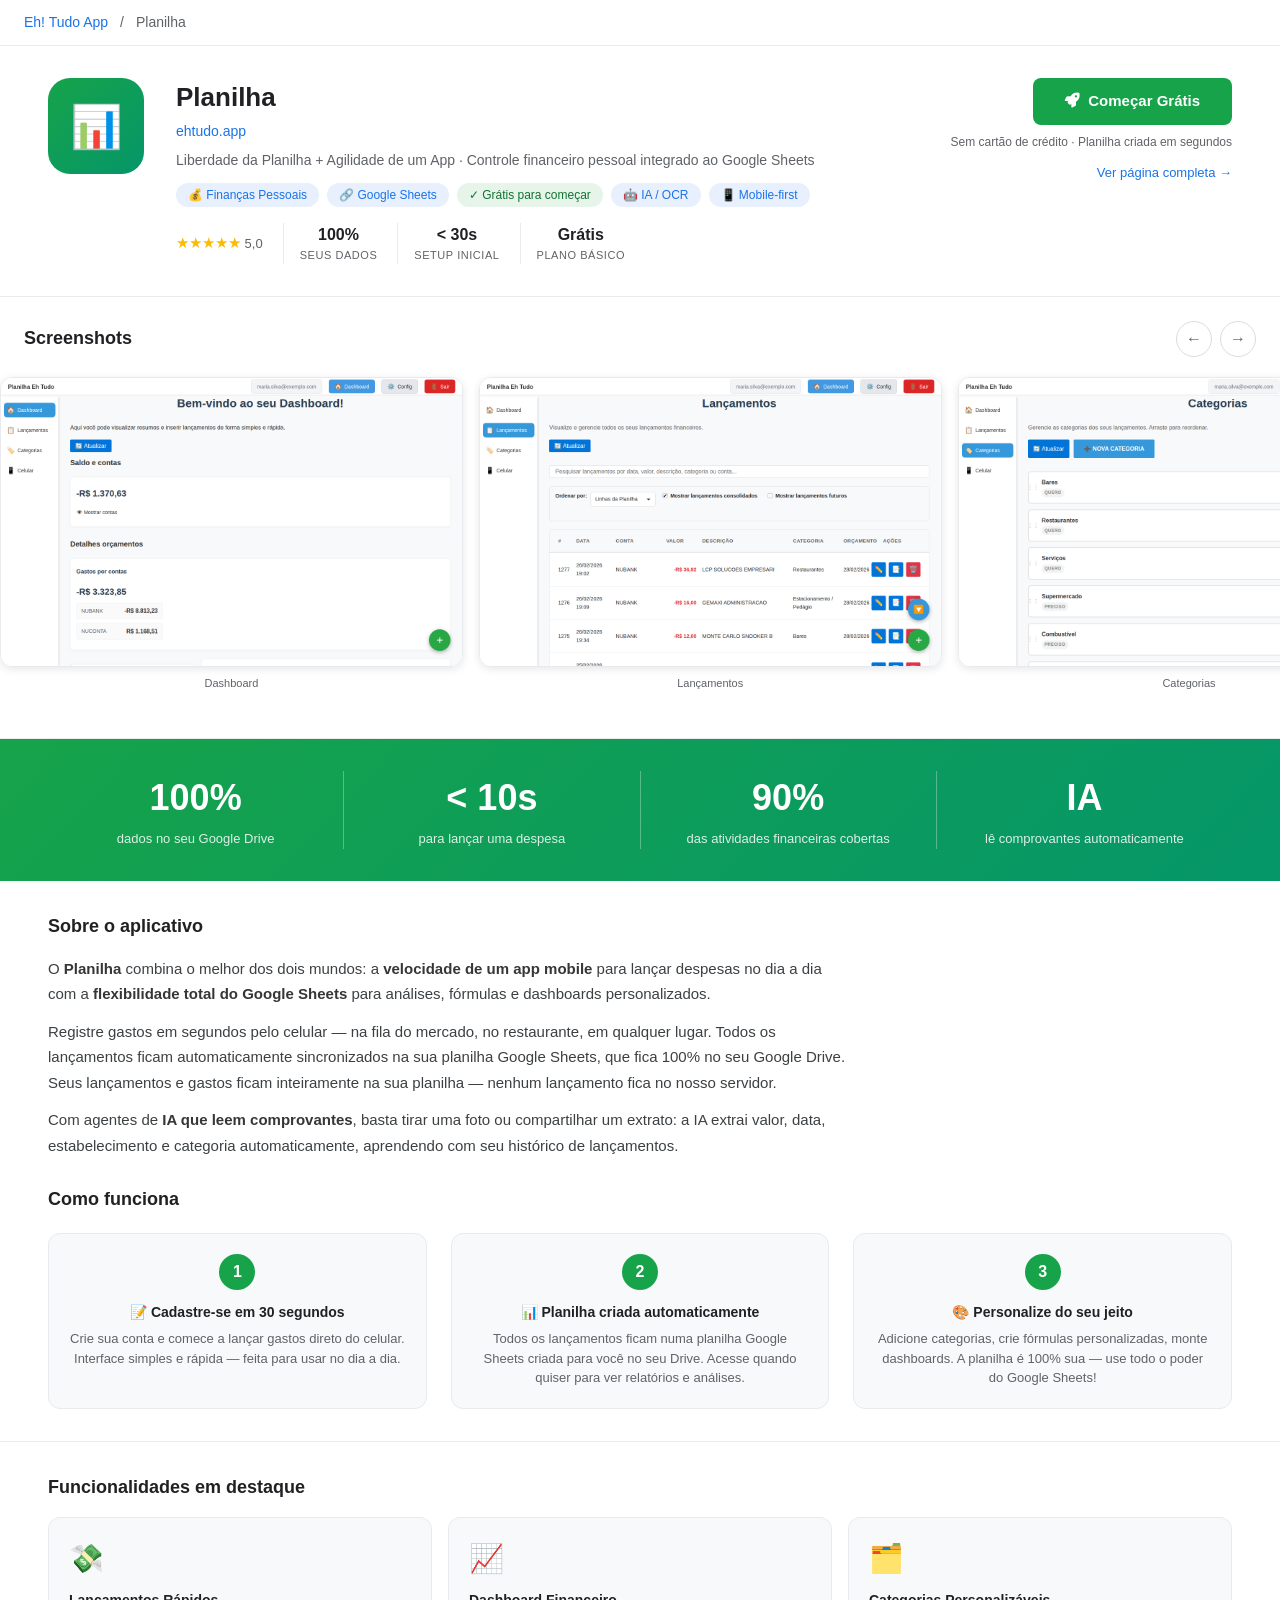
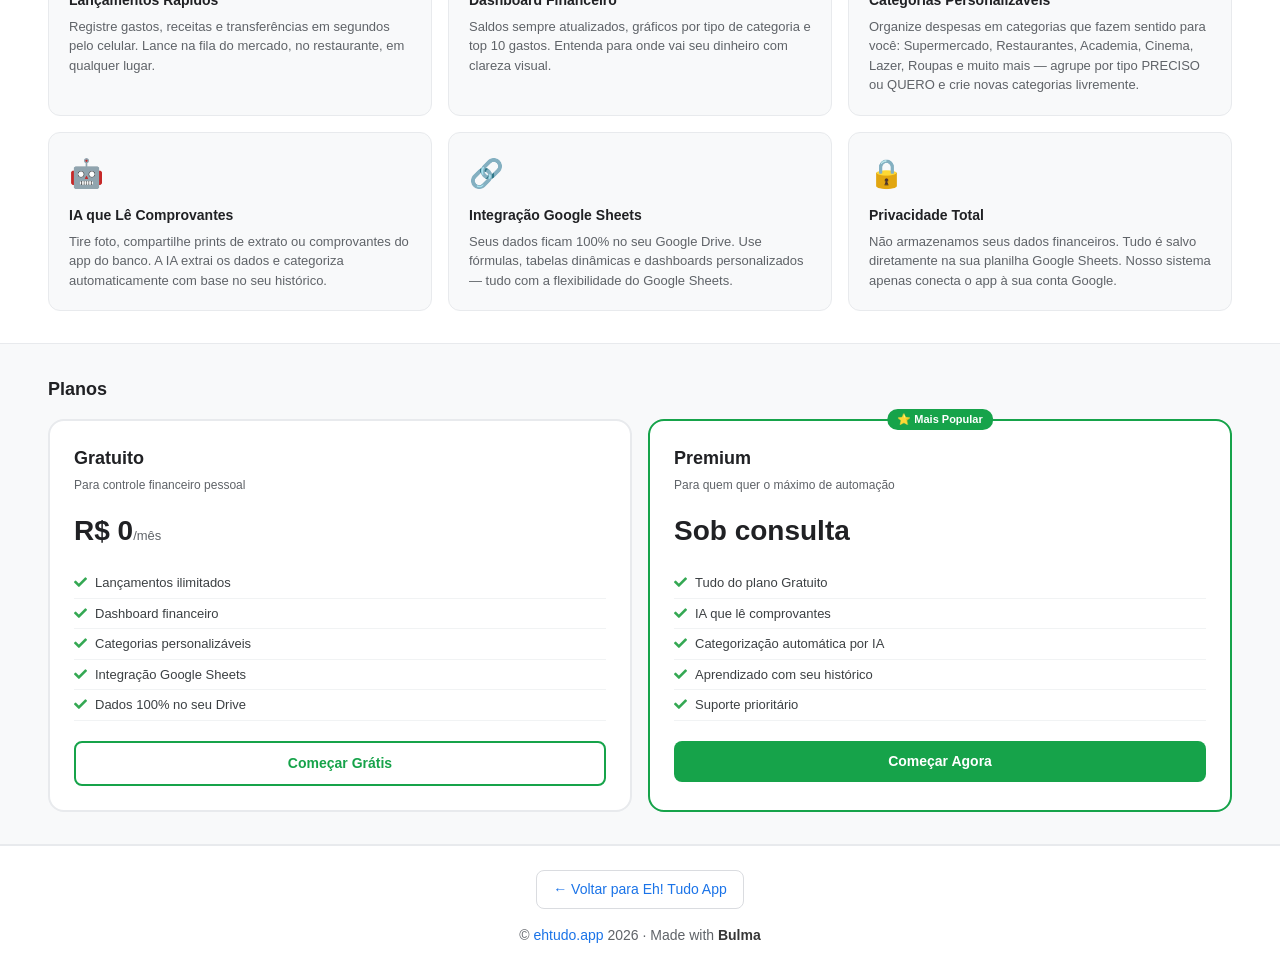
<file: www/planilha.html>
<!DOCTYPE html>
<html lang="pt-BR">
    <head>
        <meta charset="utf-8">
        <meta name="viewport" content="width=device-width, initial-scale=1, shrink-to-fit=no">
        <meta name="description" content="Planilha — Liberdade da planilha + agilidade de um app. Controle financeiro pessoal integrado ao Google Sheets.">
        <title>Planilha — Eh! Tudo App</title>
        <link rel="stylesheet" href="https://cdnjs.cloudflare.com/ajax/libs/font-awesome/5.15.4/css/all.min.css">
        <link href="css/bulma.min.css" rel="stylesheet">
        <link href="css/style.css" rel="stylesheet">
        <style>
            /* ---- Google Play-style layout ---- */
            body { background: #f8f9fa; font-family: -apple-system, BlinkMacSystemFont, 'Segoe UI', sans-serif; }

            /* Top nav breadcrumb */
            .gp-topnav { background: #fff; border-bottom: 1px solid #e8eaed; padding: 12px 24px; display: flex; align-items: center; gap: 8px; font-size: 14px; color: #5f6368; }
            .gp-topnav a { color: #1a73e8; text-decoration: none; font-weight: 500; }
            .gp-topnav a:hover { text-decoration: underline; }
            .gp-topnav .sep { margin: 0 4px; }

            /* Hero / App info row */
            .gp-hero { background: #fff; padding: 32px 48px; display: flex; gap: 32px; align-items: flex-start; border-bottom: 1px solid #e8eaed; }
            .gp-icon { width: 96px; height: 96px; border-radius: 22px; flex-shrink: 0; background: linear-gradient(135deg, #16a34a, #059669); display: flex; align-items: center; justify-content: center; font-size: 42px; color: white; }
            .gp-info { flex: 1; }
            .gp-appname { font-size: 26px; font-weight: 700; color: #202124; margin: 0 0 4px; }
            .gp-developer { font-size: 14px; color: #1a73e8; font-weight: 500; margin-bottom: 8px; }
            .gp-tagline { font-size: 14px; color: #5f6368; margin-bottom: 12px; }
            .gp-badges { display: flex; gap: 8px; flex-wrap: wrap; margin-bottom: 16px; }
            .gp-badge { background: #e8f0fe; color: #1a73e8; border-radius: 20px; padding: 3px 12px; font-size: 12px; font-weight: 500; }
            .gp-badge.green { background: #e6f4ea; color: #137333; }
            .gp-rating-row { display: flex; align-items: center; gap: 20px; font-size: 13px; color: #5f6368; }
            .gp-stars { color: #fbbc04; font-size: 15px; }
            .gp-meta-item { display: flex; flex-direction: column; align-items: center; border-left: 1px solid #e8eaed; padding-left: 16px; }
            .gp-meta-val { font-weight: 700; font-size: 16px; color: #202124; }
            .gp-meta-lbl { font-size: 11px; text-transform: uppercase; letter-spacing: .05em; }
            .gp-cta { display: flex; flex-direction: column; align-items: flex-end; gap: 8px; min-width: 200px; }
            .gp-btn-install { background: #16a34a; color: white; border: none; border-radius: 8px; padding: 12px 32px; font-size: 15px; font-weight: 600; cursor: pointer; text-decoration: none; display: inline-block; text-align: center; }
            .gp-btn-install:hover { background: #15803d; color: white; }
            .gp-free-label { font-size: 12px; color: #5f6368; }

            /* Screenshot carousel */
            .gp-carousel-section { background: #fff; padding: 24px 0; border-bottom: 1px solid #e8eaed; position: relative; }
            .gp-carousel-header { padding: 0 24px; display: flex; align-items: center; justify-content: space-between; margin-bottom: 16px; }
            .gp-carousel-title { font-size: 18px; font-weight: 600; color: #202124; }
            .gp-carousel-nav { display: flex; gap: 8px; }
            .gp-carousel-btn { width: 36px; height: 36px; border-radius: 50%; border: 1px solid #dadce0; background: #fff; cursor: pointer; display: flex; align-items: center; justify-content: center; color: #5f6368; font-size: 16px; transition: background .15s, box-shadow .15s; }
            .gp-carousel-btn:hover { background: #f1f3f4; box-shadow: 0 2px 6px rgba(0,0,0,0.12); color: #202124; }
            .gp-carousel { display: flex; gap: 16px; overflow-x: auto; padding: 4px 24px 16px; scroll-snap-type: x mandatory; scroll-behavior: smooth; -webkit-overflow-scrolling: touch; }
            .gp-carousel::-webkit-scrollbar { height: 6px; }
            .gp-carousel::-webkit-scrollbar-track { background: #f1f3f4; border-radius: 3px; }
            .gp-carousel::-webkit-scrollbar-thumb { background: #bdc1c6; border-radius: 3px; }
            .gp-carousel::-webkit-scrollbar-thumb:hover { background: #80868b; }
            .gp-screenshot-wrap { flex-shrink: 0; scroll-snap-align: start; }
            .gp-screenshot-wrap img { border-radius: 12px; border: 1px solid #e8eaed; display: block; box-shadow: 0 2px 8px rgba(0,0,0,0.10); }
            .gp-screenshot-wrap .caption { font-size: 11px; color: #5f6368; text-align: center; margin-top: 8px; }
            /* Mobile phone frame */
            .phone-frame { background: #111; border-radius: 32px; padding: 10px; display: inline-block; box-shadow: 0 8px 24px rgba(0,0,0,0.25); }
            .phone-frame img { border-radius: 24px; display: block; }

            /* About section */
            .gp-about { background: #fff; padding: 32px 48px; border-bottom: 1px solid #e8eaed; }
            .gp-section-title { font-size: 18px; font-weight: 600; color: #202124; margin-bottom: 16px; }
            .gp-description { font-size: 15px; color: #3c4043; line-height: 1.7; max-width: 800px; }
            .gp-description p { margin-bottom: 12px; }
            .gp-how-works { display: flex; gap: 24px; margin-top: 20px; }
            .gp-step { flex: 1; background: #f8f9fa; border-radius: 12px; padding: 20px; text-align: center; border: 1px solid #e8eaed; }
            .gp-step-num { width: 36px; height: 36px; background: #16a34a; color: white; border-radius: 50%; display: flex; align-items: center; justify-content: center; font-weight: 700; font-size: 16px; margin: 0 auto 12px; }
            .gp-step-title { font-weight: 600; color: #202124; margin-bottom: 6px; font-size: 14px; }
            .gp-step-desc { font-size: 13px; color: #5f6368; }

            /* Metrics bar */
            .gp-metrics { background: linear-gradient(135deg, #16a34a, #059669); padding: 32px 48px; display: flex; gap: 0; }
            .gp-metric { flex: 1; text-align: center; color: white; padding: 0 16px; }
            .gp-metric + .gp-metric { border-left: 1px solid rgba(255,255,255,0.3); }
            .gp-metric-val { font-size: 36px; font-weight: 800; margin-bottom: 4px; }
            .gp-metric-lbl { font-size: 13px; opacity: 0.85; }

            /* Features grid */
            .gp-features { background: #fff; padding: 32px 48px; border-bottom: 1px solid #e8eaed; }
            .gp-feature-grid { display: grid; grid-template-columns: repeat(3, 1fr); gap: 16px; }
            .gp-feature-card { background: #f8f9fa; border-radius: 12px; padding: 20px; border: 1px solid #e8eaed; }
            .gp-feature-icon { font-size: 28px; margin-bottom: 10px; }
            .gp-feature-title { font-size: 14px; font-weight: 600; color: #202124; margin-bottom: 6px; }
            .gp-feature-desc { font-size: 13px; color: #5f6368; line-height: 1.5; }

            /* Plans section */
            .gp-plans { background: #f8f9fa; padding: 32px 48px; border-bottom: 1px solid #e8eaed; }
            .gp-plan-grid { display: flex; gap: 16px; }
            .gp-plan-card { flex: 1; background: #fff; border: 2px solid #e8eaed; border-radius: 16px; padding: 24px; position: relative; }
            .gp-plan-card.popular { border-color: #16a34a; }
            .gp-popular-badge { background: #16a34a; color: white; font-size: 11px; font-weight: 700; padding: 2px 10px; border-radius: 20px; position: absolute; top: -12px; left: 50%; transform: translateX(-50%); white-space: nowrap; }
            .gp-plan-name { font-size: 18px; font-weight: 700; color: #202124; margin-bottom: 4px; }
            .gp-plan-for { font-size: 12px; color: #5f6368; margin-bottom: 16px; }
            .gp-plan-price { font-size: 28px; font-weight: 800; color: #202124; margin-bottom: 16px; }
            .gp-plan-price small { font-size: 13px; font-weight: 400; color: #5f6368; }
            .gp-plan-feature { font-size: 13px; color: #3c4043; padding: 5px 0; border-bottom: 1px solid #f1f3f4; display: flex; align-items: center; gap: 8px; }
            .gp-plan-feature i { color: #34a853; font-size: 13px; }
            .gp-plan-btn { display: block; width: 100%; text-align: center; margin-top: 20px; padding: 10px; border-radius: 8px; font-weight: 600; font-size: 14px; cursor: pointer; text-decoration: none; }
            .gp-plan-btn.primary { background: #16a34a; color: white; border: none; }
            .gp-plan-btn.secondary { background: white; color: #16a34a; border: 2px solid #16a34a; }
            .gp-plan-btn.outline { background: white; color: #5f6368; border: 2px solid #e8eaed; }

            /* Footer */
            .gp-footer { background: #fff; padding: 24px 48px; text-align: center; color: #5f6368; font-size: 14px; border-top: 1px solid #e8eaed; }
            .gp-footer a { color: #1a73e8; text-decoration: none; }
            .gp-back-btn { display: inline-flex; align-items: center; gap: 8px; color: #5f6368; text-decoration: none; padding: 8px 16px; border: 1px solid #dadce0; border-radius: 8px; font-size: 14px; margin-bottom: 16px; }
            .gp-back-btn:hover { background: #f8f9fa; color: #202124; }

            /* Responsive */
            @media (max-width: 900px) {
                .gp-hero { flex-direction: column; padding: 24px; }
                .gp-cta { align-items: flex-start; }
                .gp-carousel-section { padding: 20px 0; }
                .gp-carousel-header { padding: 0 16px; }
                .gp-carousel { padding: 4px 16px 16px; }
                .gp-about, .gp-features, .gp-plans { padding: 20px 16px; }
                .gp-how-works { flex-direction: column; }
                .gp-feature-grid { grid-template-columns: 1fr 1fr; }
                .gp-plan-grid { flex-direction: column; }
                .gp-metrics { flex-direction: column; gap: 16px; padding: 24px 16px; }
                .gp-metric + .gp-metric { border-left: none; border-top: 1px solid rgba(255,255,255,0.3); padding-top: 16px; }
            }
        </style>
    </head>
    <body>

    <!-- Breadcrumb nav -->
    <div class="gp-topnav">
        <a href="index.html">Eh! Tudo App</a>
        <span class="sep">/</span>
        <span>Planilha</span>
    </div>

    <!-- Hero -->
    <div class="gp-hero">
        <div class="gp-icon">📊</div>
        <div class="gp-info">
            <h1 class="gp-appname">Planilha</h1>
            <div class="gp-developer">ehtudo.app</div>
            <div class="gp-tagline">Liberdade da Planilha + Agilidade de um App · Controle financeiro pessoal integrado ao Google Sheets</div>
            <div class="gp-badges">
                <span class="gp-badge">💰 Finanças Pessoais</span>
                <span class="gp-badge">🔗 Google Sheets</span>
                <span class="gp-badge green">✓ Grátis para começar</span>
                <span class="gp-badge">🤖 IA / OCR</span>
                <span class="gp-badge">📱 Mobile-first</span>
            </div>
            <div class="gp-rating-row">
                <span><span class="gp-stars">★★★★★</span> 5,0</span>
                <div class="gp-meta-item">
                    <span class="gp-meta-val">100%</span>
                    <span class="gp-meta-lbl">seus dados</span>
                </div>
                <div class="gp-meta-item">
                    <span class="gp-meta-val">&lt; 30s</span>
                    <span class="gp-meta-lbl">setup inicial</span>
                </div>
                <div class="gp-meta-item">
                    <span class="gp-meta-val">Grátis</span>
                    <span class="gp-meta-lbl">plano básico</span>
                </div>
            </div>
        </div>
        <div class="gp-cta">
            <a href="https://planilha.ehtudo.app/" target="_blank" class="gp-btn-install">
                <i class="fas fa-rocket"></i>&nbsp; Começar Grátis
            </a>
            <span class="gp-free-label">Sem cartão de crédito · Planilha criada em segundos</span>
            <a href="https://planilha.ehtudo.app/" target="_blank" style="font-size:13px;color:#1a73e8;margin-top:4px;">
                Ver página completa →
            </a>
        </div>
    </div>

    <!-- Screenshot Carousel -->
    <div class="gp-carousel-section">
        <div class="gp-carousel-header">
            <div class="gp-carousel-title">Screenshots</div>
            <div class="gp-carousel-nav">
                <button class="gp-carousel-btn" aria-label="Anterior" onclick="document.getElementById('gp-carousel').scrollBy({left:-420,behavior:'smooth'})">&#8592;</button>
                <button class="gp-carousel-btn" aria-label="Próximo" onclick="document.getElementById('gp-carousel').scrollBy({left:420,behavior:'smooth'})">&#8594;</button>
            </div>
        </div>
        <div class="gp-carousel" id="gp-carousel">
            <!-- Desktop screenshots -->
            <div class="gp-screenshot-wrap">
                <img src="img/planilha-dashboard.png" alt="Dashboard financeiro" style="height:290px;width:auto;">
                <div class="caption">Dashboard</div>
            </div>
            <div class="gp-screenshot-wrap">
                <img src="img/planilha-lancamentos.png" alt="Lista de lançamentos" style="height:290px;width:auto;">
                <div class="caption">Lançamentos</div>
            </div>
            <div class="gp-screenshot-wrap">
                <img src="img/planilha-categorias.png" alt="Categorias" style="height:290px;width:auto;">
                <div class="caption">Categorias</div>
            </div>
            <!-- Mobile screenshots in phone frame -->
            <div class="gp-screenshot-wrap">
                <div class="phone-frame">
                    <img src="img/planilha-dashboard-mobile.png" alt="Dashboard mobile" style="height:270px;width:auto;">
                </div>
                <div class="caption">Dashboard · Mobile</div>
            </div>
            <div class="gp-screenshot-wrap">
                <div class="phone-frame">
                    <img src="img/planilha-lancamentos-mobile.png" alt="Lançamentos mobile" style="height:270px;width:auto;">
                </div>
                <div class="caption">Lançamentos · Mobile</div>
            </div>
        </div>
    </div>

    <!-- Metrics bar -->
    <div class="gp-metrics">
        <div class="gp-metric">
            <div class="gp-metric-val">100%</div>
            <div class="gp-metric-lbl">dados no seu Google Drive</div>
        </div>
        <div class="gp-metric">
            <div class="gp-metric-val">&lt; 10s</div>
            <div class="gp-metric-lbl">para lançar uma despesa</div>
        </div>
        <div class="gp-metric">
            <div class="gp-metric-val">90%</div>
            <div class="gp-metric-lbl">das atividades financeiras cobertas</div>
        </div>
        <div class="gp-metric">
            <div class="gp-metric-val">IA</div>
            <div class="gp-metric-lbl">lê comprovantes automaticamente</div>
        </div>
    </div>

    <!-- About section -->
    <div class="gp-about">
        <div class="gp-section-title">Sobre o aplicativo</div>
        <div class="gp-description">
            <p>O <strong>Planilha</strong> combina o melhor dos dois mundos: a <strong>velocidade de um app mobile</strong> para lançar despesas no dia a dia com a <strong>flexibilidade total do Google Sheets</strong> para análises, fórmulas e dashboards personalizados.</p>
            <p>Registre gastos em segundos pelo celular — na fila do mercado, no restaurante, em qualquer lugar. Todos os lançamentos ficam automaticamente sincronizados na sua planilha Google Sheets, que fica 100% no seu Google Drive. Seus lançamentos e gastos ficam inteiramente na sua planilha — nenhum lançamento fica no nosso servidor.</p>
            <p>Com agentes de <strong>IA que leem comprovantes</strong>, basta tirar uma foto ou compartilhar um extrato: a IA extrai valor, data, estabelecimento e categoria automaticamente, aprendendo com seu histórico de lançamentos.</p>
        </div>

        <div class="gp-section-title" style="margin-top:28px;">Como funciona</div>
        <div class="gp-how-works">
            <div class="gp-step">
                <div class="gp-step-num">1</div>
                <div class="gp-step-title">📝 Cadastre-se em 30 segundos</div>
                <div class="gp-step-desc">Crie sua conta e comece a lançar gastos direto do celular. Interface simples e rápida — feita para usar no dia a dia.</div>
            </div>
            <div class="gp-step">
                <div class="gp-step-num">2</div>
                <div class="gp-step-title">📊 Planilha criada automaticamente</div>
                <div class="gp-step-desc">Todos os lançamentos ficam numa planilha Google Sheets criada para você no seu Drive. Acesse quando quiser para ver relatórios e análises.</div>
            </div>
            <div class="gp-step">
                <div class="gp-step-num">3</div>
                <div class="gp-step-title">🎨 Personalize do seu jeito</div>
                <div class="gp-step-desc">Adicione categorias, crie fórmulas personalizadas, monte dashboards. A planilha é 100% sua — use todo o poder do Google Sheets!</div>
            </div>
        </div>
    </div>

    <!-- Features grid -->
    <div class="gp-features">
        <div class="gp-section-title">Funcionalidades em destaque</div>
        <div class="gp-feature-grid">
            <div class="gp-feature-card">
                <div class="gp-feature-icon">💸</div>
                <div class="gp-feature-title">Lançamentos Rápidos</div>
                <div class="gp-feature-desc">Registre gastos, receitas e transferências em segundos pelo celular. Lance na fila do mercado, no restaurante, em qualquer lugar.</div>
            </div>
            <div class="gp-feature-card">
                <div class="gp-feature-icon">📈</div>
                <div class="gp-feature-title">Dashboard Financeiro</div>
                <div class="gp-feature-desc">Saldos sempre atualizados, gráficos por tipo de categoria e top 10 gastos. Entenda para onde vai seu dinheiro com clareza visual.</div>
            </div>
            <div class="gp-feature-card">
                <div class="gp-feature-icon">🗂️</div>
                <div class="gp-feature-title">Categorias Personalizáveis</div>
                <div class="gp-feature-desc">Organize despesas em categorias que fazem sentido para você: Supermercado, Restaurantes, Academia, Cinema, Lazer, Roupas e muito mais — agrupe por tipo PRECISO ou QUERO e crie novas categorias livremente.</div>
            </div>
            <div class="gp-feature-card">
                <div class="gp-feature-icon">🤖</div>
                <div class="gp-feature-title">IA que Lê Comprovantes</div>
                <div class="gp-feature-desc">Tire foto, compartilhe prints de extrato ou comprovantes do app do banco. A IA extrai os dados e categoriza automaticamente com base no seu histórico.</div>
            </div>
            <div class="gp-feature-card">
                <div class="gp-feature-icon">🔗</div>
                <div class="gp-feature-title">Integração Google Sheets</div>
                <div class="gp-feature-desc">Seus dados ficam 100% no seu Google Drive. Use fórmulas, tabelas dinâmicas e dashboards personalizados — tudo com a flexibilidade do Google Sheets.</div>
            </div>
            <div class="gp-feature-card">
                <div class="gp-feature-icon">🔒</div>
                <div class="gp-feature-title">Privacidade Total</div>
                <div class="gp-feature-desc">Não armazenamos seus dados financeiros. Tudo é salvo diretamente na sua planilha Google Sheets. Nosso sistema apenas conecta o app à sua conta Google.</div>
            </div>
        </div>
    </div>

    <!-- Plans section -->
    <div class="gp-plans">
        <div class="gp-section-title">Planos</div>
        <div class="gp-plan-grid">
            <div class="gp-plan-card">
                <div class="gp-plan-name">Gratuito</div>
                <div class="gp-plan-for">Para controle financeiro pessoal</div>
                <div class="gp-plan-price">R$ 0<small>/mês</small></div>
                <div class="gp-plan-feature"><i class="fas fa-check"></i> Lançamentos ilimitados</div>
                <div class="gp-plan-feature"><i class="fas fa-check"></i> Dashboard financeiro</div>
                <div class="gp-plan-feature"><i class="fas fa-check"></i> Categorias personalizáveis</div>
                <div class="gp-plan-feature"><i class="fas fa-check"></i> Integração Google Sheets</div>
                <div class="gp-plan-feature"><i class="fas fa-check"></i> Dados 100% no seu Drive</div>
                <a href="https://planilha.ehtudo.app/" target="_blank" class="gp-plan-btn secondary">Começar Grátis</a>
            </div>
            <div class="gp-plan-card popular">
                <div class="gp-popular-badge">⭐ Mais Popular</div>
                <div class="gp-plan-name">Premium</div>
                <div class="gp-plan-for">Para quem quer o máximo de automação</div>
                <div class="gp-plan-price">Sob consulta</div>
                <div class="gp-plan-feature"><i class="fas fa-check"></i> Tudo do plano Gratuito</div>
                <div class="gp-plan-feature"><i class="fas fa-check"></i> IA que lê comprovantes</div>
                <div class="gp-plan-feature"><i class="fas fa-check"></i> Categorização automática por IA</div>
                <div class="gp-plan-feature"><i class="fas fa-check"></i> Aprendizado com seu histórico</div>
                <div class="gp-plan-feature"><i class="fas fa-check"></i> Suporte prioritário</div>
                <a href="https://planilha.ehtudo.app/" target="_blank" class="gp-plan-btn primary">Começar Agora</a>
            </div>
        </div>
    </div>

    <!-- Footer -->
    <div class="gp-footer">
        <a href="index.html" class="gp-back-btn">
            ← Voltar para Eh! Tudo App
        </a>
        <p>© <a href="http://ehtudo.app">ehtudo.app</a> 2026 · Made with <strong>Bulma</strong></p>
    </div>

    </body>
</html>
</file>
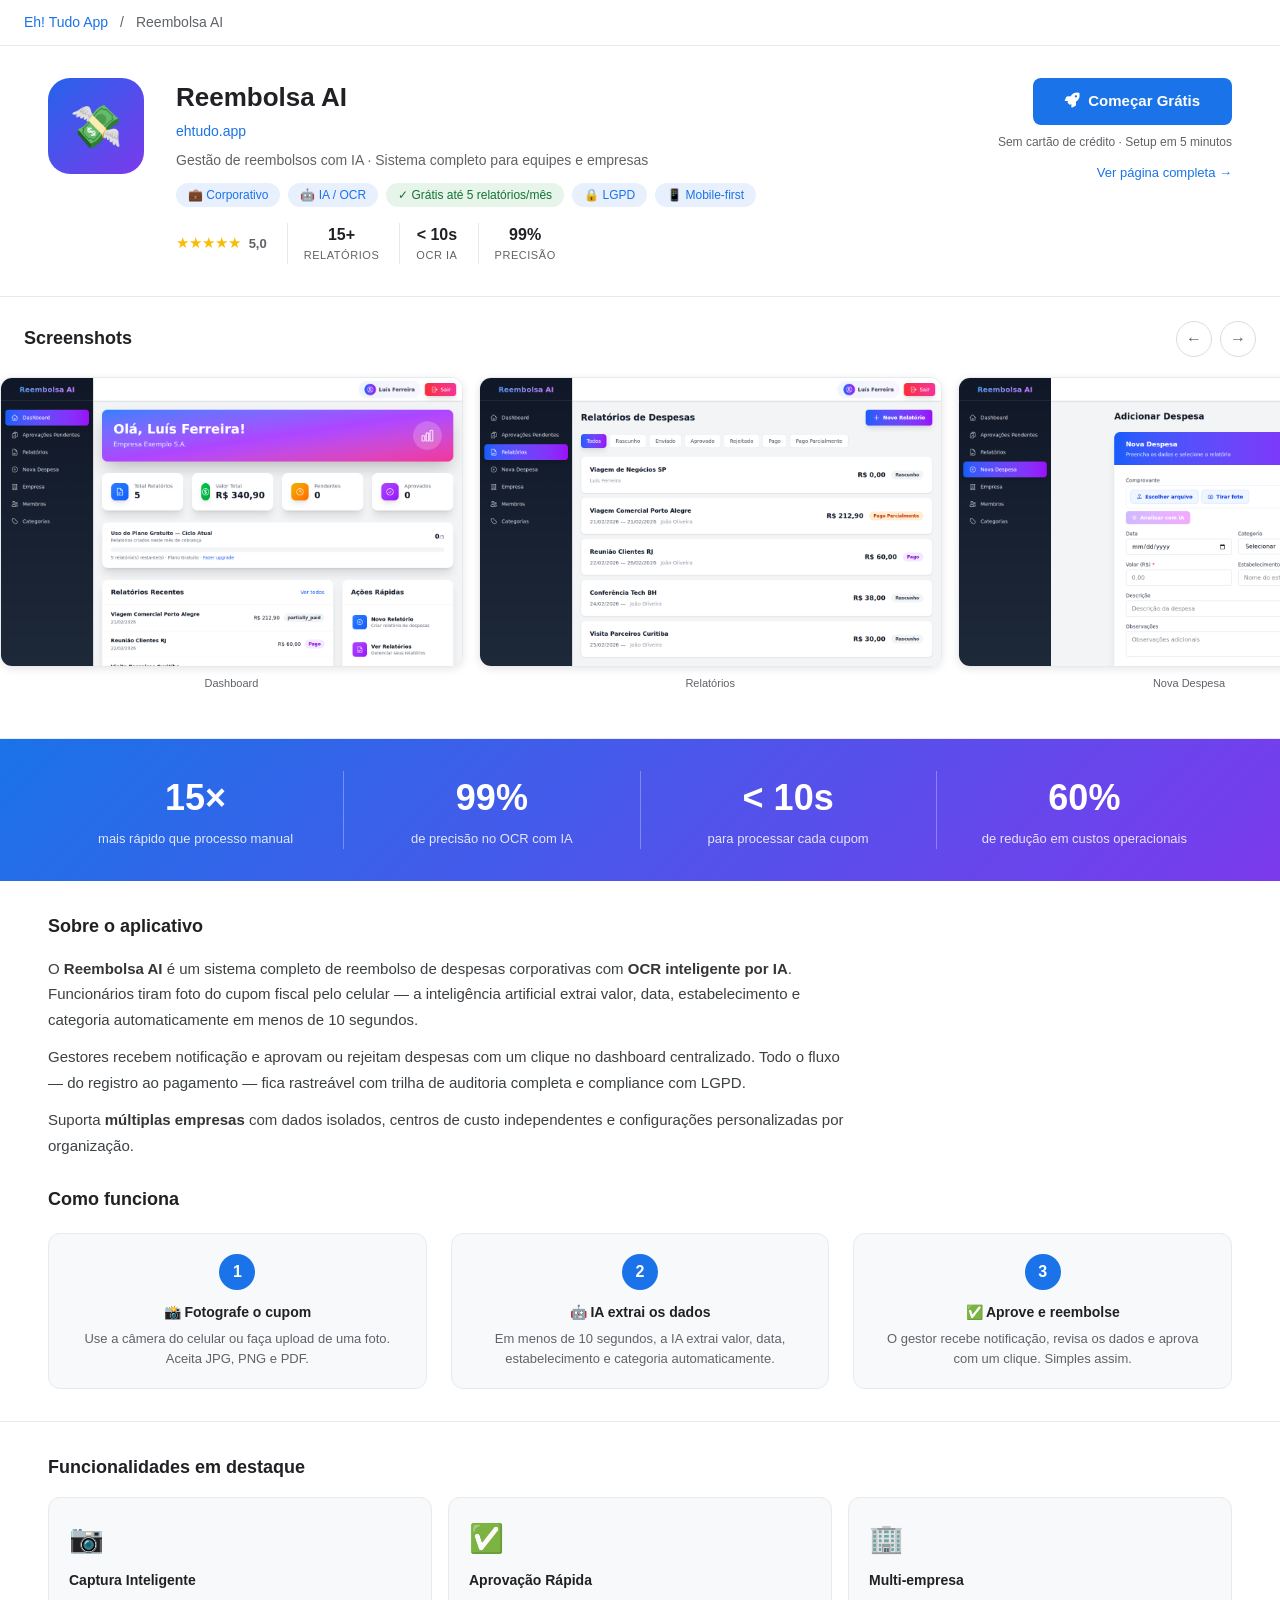
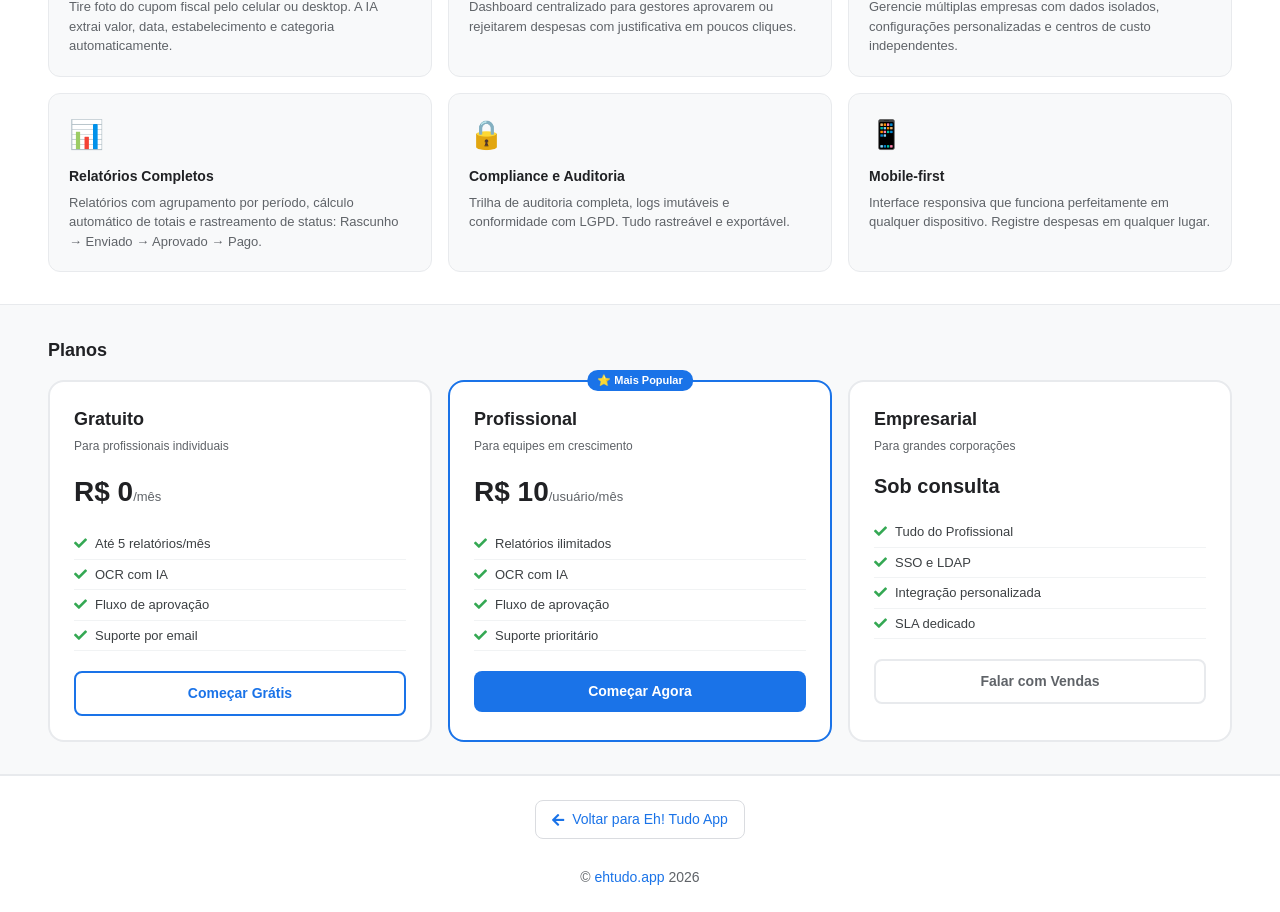
<file: www/reembolsa.html>
<!DOCTYPE html>
<html lang="pt-BR">
    <head>
        <meta charset="utf-8">
        <meta name="viewport" content="width=device-width, initial-scale=1, shrink-to-fit=no">
        <meta name="description" content="Reembolsa AI — Sistema completo de reembolso de despesas corporativas com OCR inteligente e IA">
        <title>Reembolsa AI — Eh! Tudo App</title>
        <link rel="stylesheet" href="https://cdnjs.cloudflare.com/ajax/libs/font-awesome/5.15.4/css/all.min.css">
        <link href="css/bulma.min.css" rel="stylesheet">
        <link href="css/style.css" rel="stylesheet">
        <style>
            /* ---- Google Play-style layout ---- */
            body { background: #f8f9fa; font-family: -apple-system, BlinkMacSystemFont, 'Segoe UI', sans-serif; }

            /* Top nav breadcrumb */
            .gp-topnav { background: #fff; border-bottom: 1px solid #e8eaed; padding: 12px 24px; display: flex; align-items: center; gap: 8px; font-size: 14px; color: #5f6368; }
            .gp-topnav a { color: #1a73e8; text-decoration: none; font-weight: 500; }
            .gp-topnav a:hover { text-decoration: underline; }
            .gp-topnav .sep { margin: 0 4px; }

            /* Hero / App info row */
            .gp-hero { background: #fff; padding: 32px 48px; display: flex; gap: 32px; align-items: flex-start; border-bottom: 1px solid #e8eaed; }
            .gp-icon { width: 96px; height: 96px; border-radius: 22px; object-fit: cover; flex-shrink: 0; background: linear-gradient(135deg, #2563eb, #7c3aed); display: flex; align-items: center; justify-content: center; font-size: 42px; color: white; }
            .gp-info { flex: 1; }
            .gp-appname { font-size: 26px; font-weight: 700; color: #202124; margin: 0 0 4px; }
            .gp-developer { font-size: 14px; color: #1a73e8; font-weight: 500; margin-bottom: 8px; }
            .gp-tagline { font-size: 14px; color: #5f6368; margin-bottom: 12px; }
            .gp-badges { display: flex; gap: 8px; flex-wrap: wrap; margin-bottom: 16px; }
            .gp-badge { background: #e8f0fe; color: #1a73e8; border-radius: 20px; padding: 3px 12px; font-size: 12px; font-weight: 500; }
            .gp-badge.green { background: #e6f4ea; color: #137333; }
            .gp-rating-row { display: flex; align-items: center; gap: 20px; font-size: 13px; color: #5f6368; }
            .gp-stars { color: #fbbc04; font-size: 15px; }
            .gp-meta-item { display: flex; flex-direction: column; align-items: center; border-left: 1px solid #e8eaed; padding-left: 16px; }
            .gp-meta-val { font-weight: 700; font-size: 16px; color: #202124; }
            .gp-meta-lbl { font-size: 11px; text-transform: uppercase; letter-spacing: .05em; }
            .gp-cta { display: flex; flex-direction: column; align-items: flex-end; gap: 8px; min-width: 200px; }
            .gp-btn-install { background: #1a73e8; color: white; border: none; border-radius: 8px; padding: 12px 32px; font-size: 15px; font-weight: 600; cursor: pointer; text-decoration: none; display: inline-block; text-align: center; }
            .gp-btn-install:hover { background: #1558b0; color: white; }
            .gp-free-label { font-size: 12px; color: #5f6368; }

            /* Screenshot carousel */
            .gp-carousel-section { background: #fff; padding: 24px 0; border-bottom: 1px solid #e8eaed; position: relative; }
            .gp-carousel-header { padding: 0 24px; display: flex; align-items: center; justify-content: space-between; margin-bottom: 16px; }
            .gp-carousel-title { font-size: 18px; font-weight: 600; color: #202124; }
            .gp-carousel-nav { display: flex; gap: 8px; }
            .gp-carousel-btn { width: 36px; height: 36px; border-radius: 50%; border: 1px solid #dadce0; background: #fff; cursor: pointer; display: flex; align-items: center; justify-content: center; color: #5f6368; font-size: 16px; transition: background .15s, box-shadow .15s; }
            .gp-carousel-btn:hover { background: #f1f3f4; box-shadow: 0 2px 6px rgba(0,0,0,0.12); color: #202124; }
            .gp-carousel { display: flex; gap: 16px; overflow-x: auto; padding: 4px 24px 16px; scroll-snap-type: x mandatory; scroll-behavior: smooth; -webkit-overflow-scrolling: touch; }
            .gp-carousel::-webkit-scrollbar { height: 6px; }
            .gp-carousel::-webkit-scrollbar-track { background: #f1f3f4; border-radius: 3px; }
            .gp-carousel::-webkit-scrollbar-thumb { background: #bdc1c6; border-radius: 3px; }
            .gp-carousel::-webkit-scrollbar-thumb:hover { background: #80868b; }
            .gp-screenshot-wrap { flex-shrink: 0; scroll-snap-align: start; }
            .gp-screenshot-wrap img { border-radius: 12px; border: 1px solid #e8eaed; display: block; box-shadow: 0 2px 8px rgba(0,0,0,0.10); }
            .gp-screenshot-wrap .caption { font-size: 11px; color: #5f6368; text-align: center; margin-top: 8px; }
            /* Mobile phone frame */
            .phone-frame { background: #111; border-radius: 32px; padding: 10px; display: inline-block; box-shadow: 0 8px 24px rgba(0,0,0,0.25); }
            .phone-frame img { border-radius: 24px; display: block; }

            /* About section */
            .gp-about { background: #fff; padding: 32px 48px; border-bottom: 1px solid #e8eaed; }
            .gp-section-title { font-size: 18px; font-weight: 600; color: #202124; margin-bottom: 16px; }
            .gp-description { font-size: 15px; color: #3c4043; line-height: 1.7; max-width: 800px; }
            .gp-description p { margin-bottom: 12px; }
            .gp-how-works { display: flex; gap: 24px; margin-top: 20px; }
            .gp-step { flex: 1; background: #f8f9fa; border-radius: 12px; padding: 20px; text-align: center; border: 1px solid #e8eaed; }
            .gp-step-num { width: 36px; height: 36px; background: #1a73e8; color: white; border-radius: 50%; display: flex; align-items: center; justify-content: center; font-weight: 700; font-size: 16px; margin: 0 auto 12px; }
            .gp-step-title { font-weight: 600; color: #202124; margin-bottom: 6px; font-size: 14px; }
            .gp-step-desc { font-size: 13px; color: #5f6368; }

            /* Metrics bar */
            .gp-metrics { background: linear-gradient(135deg, #1a73e8, #7c3aed); padding: 32px 48px; display: flex; gap: 0; }
            .gp-metric { flex: 1; text-align: center; color: white; padding: 0 16px; }
            .gp-metric + .gp-metric { border-left: 1px solid rgba(255,255,255,0.3); }
            .gp-metric-val { font-size: 36px; font-weight: 800; margin-bottom: 4px; }
            .gp-metric-lbl { font-size: 13px; opacity: 0.85; }

            /* Features grid */
            .gp-features { background: #fff; padding: 32px 48px; border-bottom: 1px solid #e8eaed; }
            .gp-feature-grid { display: grid; grid-template-columns: repeat(3, 1fr); gap: 16px; }
            .gp-feature-card { background: #f8f9fa; border-radius: 12px; padding: 20px; border: 1px solid #e8eaed; }
            .gp-feature-icon { font-size: 28px; margin-bottom: 10px; }
            .gp-feature-title { font-size: 14px; font-weight: 600; color: #202124; margin-bottom: 6px; }
            .gp-feature-desc { font-size: 13px; color: #5f6368; line-height: 1.5; }

            /* Plans section */
            .gp-plans { background: #f8f9fa; padding: 32px 48px; border-bottom: 1px solid #e8eaed; }
            .gp-plan-grid { display: flex; gap: 16px; }
            .gp-plan-card { flex: 1; background: #fff; border: 2px solid #e8eaed; border-radius: 16px; padding: 24px; }
            .gp-plan-card.popular { border-color: #1a73e8; position: relative; }
            .gp-popular-badge { background: #1a73e8; color: white; font-size: 11px; font-weight: 700; padding: 2px 10px; border-radius: 20px; position: absolute; top: -12px; left: 50%; transform: translateX(-50%); white-space: nowrap; }
            .gp-plan-name { font-size: 18px; font-weight: 700; color: #202124; margin-bottom: 4px; }
            .gp-plan-for { font-size: 12px; color: #5f6368; margin-bottom: 16px; }
            .gp-plan-price { font-size: 28px; font-weight: 800; color: #202124; margin-bottom: 16px; }
            .gp-plan-price small { font-size: 13px; font-weight: 400; color: #5f6368; }
            .gp-plan-feature { font-size: 13px; color: #3c4043; padding: 5px 0; border-bottom: 1px solid #f1f3f4; display: flex; align-items: center; gap: 8px; }
            .gp-plan-feature i { color: #34a853; font-size: 13px; }
            .gp-plan-btn { display: block; width: 100%; text-align: center; margin-top: 20px; padding: 10px; border-radius: 8px; font-weight: 600; font-size: 14px; cursor: pointer; text-decoration: none; }
            .gp-plan-btn.primary { background: #1a73e8; color: white; border: none; }
            .gp-plan-btn.secondary { background: white; color: #1a73e8; border: 2px solid #1a73e8; }
            .gp-plan-btn.outline { background: white; color: #5f6368; border: 2px solid #e8eaed; }

            /* Footer */
            .gp-footer { background: #fff; padding: 24px 48px; text-align: center; color: #5f6368; font-size: 14px; border-top: 1px solid #e8eaed; }
            .gp-footer a { color: #1a73e8; text-decoration: none; }
            .gp-back-btn { display: inline-flex; align-items: center; gap: 8px; color: #5f6368; text-decoration: none; padding: 8px 16px; border: 1px solid #dadce0; border-radius: 8px; font-size: 14px; margin-bottom: 16px; }
            .gp-back-btn:hover { background: #f8f9fa; color: #202124; }

            /* Responsive */
            @media (max-width: 900px) {
                .gp-hero { flex-direction: column; padding: 24px; }
                .gp-cta { align-items: flex-start; }
                .gp-carousel-section { padding: 20px 0; }
                .gp-carousel-header { padding: 0 16px; }
                .gp-carousel { padding: 4px 16px 16px; }
                .gp-about, .gp-features, .gp-plans { padding: 20px 16px; }
                .gp-how-works { flex-direction: column; }
                .gp-feature-grid { grid-template-columns: 1fr 1fr; }
                .gp-plan-grid { flex-direction: column; }
                .gp-metrics { flex-direction: column; gap: 16px; padding: 24px 16px; }
                .gp-metric + .gp-metric { border-left: none; border-top: 1px solid rgba(255,255,255,0.3); padding-top: 16px; }
            }
        </style>
    </head>
<body>

    <!-- Breadcrumb nav -->
    <div class="gp-topnav">
        <a href="index.html">Eh! Tudo App</a>
        <span class="sep">/</span>
        <span>Reembolsa AI</span>
    </div>

    <!-- App Hero -->
    <div class="gp-hero">
        <div class="gp-icon">💸</div>
        <div class="gp-info">
            <h1 class="gp-appname">Reembolsa AI</h1>
            <div class="gp-developer">ehtudo.app</div>
            <div class="gp-tagline">Gestão de reembolsos com IA · Sistema completo para equipes e empresas</div>
            <div class="gp-badges">
                <span class="gp-badge">💼 Corporativo</span>
                <span class="gp-badge">🤖 IA / OCR</span>
                <span class="gp-badge green">✓ Grátis até 5 relatórios/mês</span>
                <span class="gp-badge">🔒 LGPD</span>
                <span class="gp-badge">📱 Mobile-first</span>
            </div>
            <div class="gp-rating-row">
                <div>
                    <span class="gp-stars">★★★★★</span>
                    <span style="font-weight:700;margin-left:4px;">5,0</span>
                </div>
                <div class="gp-meta-item">
                    <span class="gp-meta-val">15+</span>
                    <span class="gp-meta-lbl">Relatórios</span>
                </div>
                <div class="gp-meta-item">
                    <span class="gp-meta-val">< 10s</span>
                    <span class="gp-meta-lbl">OCR IA</span>
                </div>
                <div class="gp-meta-item">
                    <span class="gp-meta-val">99%</span>
                    <span class="gp-meta-lbl">Precisão</span>
                </div>
            </div>
        </div>
        <div class="gp-cta">
            <a href="https://reembolsa-ai.ehtudo.app/app/" target="_blank" class="gp-btn-install">
                <i class="fas fa-rocket"></i>&nbsp; Começar Grátis
            </a>
            <span class="gp-free-label">Sem cartão de crédito · Setup em 5 minutos</span>
            <a href="https://reembolsa-ai.ehtudo.app/" target="_blank" style="font-size:13px;color:#1a73e8;margin-top:4px;">
                Ver página completa →
            </a>
        </div>
    </div>

    <!-- Screenshot Carousel -->
    <div class="gp-carousel-section">
        <div class="gp-carousel-header">
            <div class="gp-carousel-title">Screenshots</div>
            <div class="gp-carousel-nav">
                <button class="gp-carousel-btn" id="carousel-prev" aria-label="Anterior" onclick="document.getElementById('gp-carousel').scrollBy({left:-420,behavior:'smooth'})">&#8592;</button>
                <button class="gp-carousel-btn" id="carousel-next" aria-label="Próximo" onclick="document.getElementById('gp-carousel').scrollBy({left:420,behavior:'smooth'})">&#8594;</button>
            </div>
        </div>
        <div class="gp-carousel" id="gp-carousel">
            <!-- Desktop screenshots -->
            <div class="gp-screenshot-wrap">
                <img src="img/reembolsa-dashboard.png" alt="Dashboard de relatórios" style="height:290px;width:auto;">
                <div class="caption">Dashboard</div>
            </div>
            <div class="gp-screenshot-wrap">
                <img src="img/reembolsa-reports.png" alt="Lista de relatórios" style="height:290px;width:auto;">
                <div class="caption">Relatórios</div>
            </div>
            <div class="gp-screenshot-wrap">
                <img src="img/reembolsa-new-expense.png" alt="Nova despesa" style="height:290px;width:auto;">
                <div class="caption">Nova Despesa</div>
            </div>
            <div class="gp-screenshot-wrap">
                <img src="img/reembolsa-categories.png" alt="Categorias" style="height:290px;width:auto;">
                <div class="caption">Categorias</div>
            </div>
            <!-- Mobile screenshots in phone frame -->
            <div class="gp-screenshot-wrap">
                <div class="phone-frame">
                    <img src="img/reembolsa-dashboard-mobile.png" alt="Dashboard mobile" style="height:270px;width:auto;">
                </div>
                <div class="caption">Dashboard · Mobile</div>
            </div>
            <div class="gp-screenshot-wrap">
                <div class="phone-frame">
                    <img src="img/reembolsa-reports-mobile.png" alt="Relatórios mobile" style="height:270px;width:auto;">
                </div>
                <div class="caption">Relatórios · Mobile</div>
            </div>
            <div class="gp-screenshot-wrap">
                <div class="phone-frame">
                    <img src="img/reembolsa-new-expense-mobile.png" alt="Nova despesa mobile" style="height:270px;width:auto;">
                </div>
                <div class="caption">Nova Despesa · Mobile</div>
            </div>
        </div>
    </div>

    <!-- Metrics bar -->
    <div class="gp-metrics">
        <div class="gp-metric">
            <div class="gp-metric-val">15×</div>
            <div class="gp-metric-lbl">mais rápido que processo manual</div>
        </div>
        <div class="gp-metric">
            <div class="gp-metric-val">99%</div>
            <div class="gp-metric-lbl">de precisão no OCR com IA</div>
        </div>
        <div class="gp-metric">
            <div class="gp-metric-val">< 10s</div>
            <div class="gp-metric-lbl">para processar cada cupom</div>
        </div>
        <div class="gp-metric">
            <div class="gp-metric-val">60%</div>
            <div class="gp-metric-lbl">de redução em custos operacionais</div>
        </div>
    </div>

    <!-- About section -->
    <div class="gp-about">
        <div class="gp-section-title">Sobre o aplicativo</div>
        <div class="gp-description">
            <p>
                O <strong>Reembolsa AI</strong> é um sistema completo de reembolso de despesas corporativas com <strong>OCR inteligente por IA</strong>.
                Funcionários tiram foto do cupom fiscal pelo celular — a inteligência artificial extrai valor, data, estabelecimento e categoria automaticamente em menos de 10 segundos.
            </p>
            <p>
                Gestores recebem notificação e aprovam ou rejeitam despesas com um clique no dashboard centralizado.
                Todo o fluxo — do registro ao pagamento — fica rastreável com trilha de auditoria completa e compliance com LGPD.
            </p>
            <p>
                Suporta <strong>múltiplas empresas</strong> com dados isolados, centros de custo independentes e configurações personalizadas por organização.
            </p>
        </div>

        <div style="margin-top:28px;">
            <div class="gp-section-title">Como funciona</div>
            <div class="gp-how-works">
                <div class="gp-step">
                    <div class="gp-step-num">1</div>
                    <div class="gp-step-title">📸 Fotografe o cupom</div>
                    <div class="gp-step-desc">Use a câmera do celular ou faça upload de uma foto. Aceita JPG, PNG e PDF.</div>
                </div>
                <div class="gp-step">
                    <div class="gp-step-num">2</div>
                    <div class="gp-step-title">🤖 IA extrai os dados</div>
                    <div class="gp-step-desc">Em menos de 10 segundos, a IA extrai valor, data, estabelecimento e categoria automaticamente.</div>
                </div>
                <div class="gp-step">
                    <div class="gp-step-num">3</div>
                    <div class="gp-step-title">✅ Aprove e reembolse</div>
                    <div class="gp-step-desc">O gestor recebe notificação, revisa os dados e aprova com um clique. Simples assim.</div>
                </div>
            </div>
        </div>
    </div>

    <!-- Features grid -->
    <div class="gp-features">
        <div class="gp-section-title">Funcionalidades em destaque</div>
        <div class="gp-feature-grid">
            <div class="gp-feature-card">
                <div class="gp-feature-icon">📷</div>
                <div class="gp-feature-title">Captura Inteligente</div>
                <div class="gp-feature-desc">Tire foto do cupom fiscal pelo celular ou desktop. A IA extrai valor, data, estabelecimento e categoria automaticamente.</div>
            </div>
            <div class="gp-feature-card">
                <div class="gp-feature-icon">✅</div>
                <div class="gp-feature-title">Aprovação Rápida</div>
                <div class="gp-feature-desc">Dashboard centralizado para gestores aprovarem ou rejeitarem despesas com justificativa em poucos cliques.</div>
            </div>
            <div class="gp-feature-card">
                <div class="gp-feature-icon">🏢</div>
                <div class="gp-feature-title">Multi-empresa</div>
                <div class="gp-feature-desc">Gerencie múltiplas empresas com dados isolados, configurações personalizadas e centros de custo independentes.</div>
            </div>
            <div class="gp-feature-card">
                <div class="gp-feature-icon">📊</div>
                <div class="gp-feature-title">Relatórios Completos</div>
                <div class="gp-feature-desc">Relatórios com agrupamento por período, cálculo automático de totais e rastreamento de status: Rascunho → Enviado → Aprovado → Pago.</div>
            </div>
            <div class="gp-feature-card">
                <div class="gp-feature-icon">🔒</div>
                <div class="gp-feature-title">Compliance e Auditoria</div>
                <div class="gp-feature-desc">Trilha de auditoria completa, logs imutáveis e conformidade com LGPD. Tudo rastreável e exportável.</div>
            </div>
            <div class="gp-feature-card">
                <div class="gp-feature-icon">📱</div>
                <div class="gp-feature-title">Mobile-first</div>
                <div class="gp-feature-desc">Interface responsiva que funciona perfeitamente em qualquer dispositivo. Registre despesas em qualquer lugar.</div>
            </div>
        </div>
    </div>

    <!-- Plans / Pricing -->
    <div class="gp-plans">
        <div class="gp-section-title">Planos</div>
        <div class="gp-plan-grid">
            <div class="gp-plan-card">
                <div class="gp-plan-name">Gratuito</div>
                <div class="gp-plan-for">Para profissionais individuais</div>
                <div class="gp-plan-price">R$ 0<small>/mês</small></div>
                <div class="gp-plan-feature"><i class="fas fa-check"></i> Até 5 relatórios/mês</div>
                <div class="gp-plan-feature"><i class="fas fa-check"></i> OCR com IA</div>
                <div class="gp-plan-feature"><i class="fas fa-check"></i> Fluxo de aprovação</div>
                <div class="gp-plan-feature"><i class="fas fa-check"></i> Suporte por email</div>
                <a href="https://reembolsa-ai.ehtudo.app/app/" target="_blank" class="gp-plan-btn secondary">Começar Grátis</a>
            </div>
            <div class="gp-plan-card popular">
                <div class="gp-popular-badge">⭐ Mais Popular</div>
                <div class="gp-plan-name">Profissional</div>
                <div class="gp-plan-for">Para equipes em crescimento</div>
                <div class="gp-plan-price">R$ 10<small>/usuário/mês</small></div>
                <div class="gp-plan-feature"><i class="fas fa-check"></i> Relatórios ilimitados</div>
                <div class="gp-plan-feature"><i class="fas fa-check"></i> OCR com IA</div>
                <div class="gp-plan-feature"><i class="fas fa-check"></i> Fluxo de aprovação</div>
                <div class="gp-plan-feature"><i class="fas fa-check"></i> Suporte prioritário</div>
                <a href="https://reembolsa-ai.ehtudo.app/app/" target="_blank" class="gp-plan-btn primary">Começar Agora</a>
            </div>
            <div class="gp-plan-card">
                <div class="gp-plan-name">Empresarial</div>
                <div class="gp-plan-for">Para grandes corporações</div>
                <div class="gp-plan-price" style="font-size:20px;">Sob consulta</div>
                <div class="gp-plan-feature"><i class="fas fa-check"></i> Tudo do Profissional</div>
                <div class="gp-plan-feature"><i class="fas fa-check"></i> SSO e LDAP</div>
                <div class="gp-plan-feature"><i class="fas fa-check"></i> Integração personalizada</div>
                <div class="gp-plan-feature"><i class="fas fa-check"></i> SLA dedicado</div>
                <a href="mailto:contato@reembolsa-ai.ehtudo.app" class="gp-plan-btn outline">Falar com Vendas</a>
            </div>
        </div>
    </div>

    <!-- Back / Footer -->
    <div class="gp-footer">
        <div style="margin-bottom:12px;">
            <a href="index.html" class="gp-back-btn">
                <i class="fas fa-arrow-left"></i> Voltar para Eh! Tudo App
            </a>
        </div>
        <p>© <a href="http://ehtudo.app">ehtudo.app</a> 2026</p>
    </div>

</body>
</html>
</file>
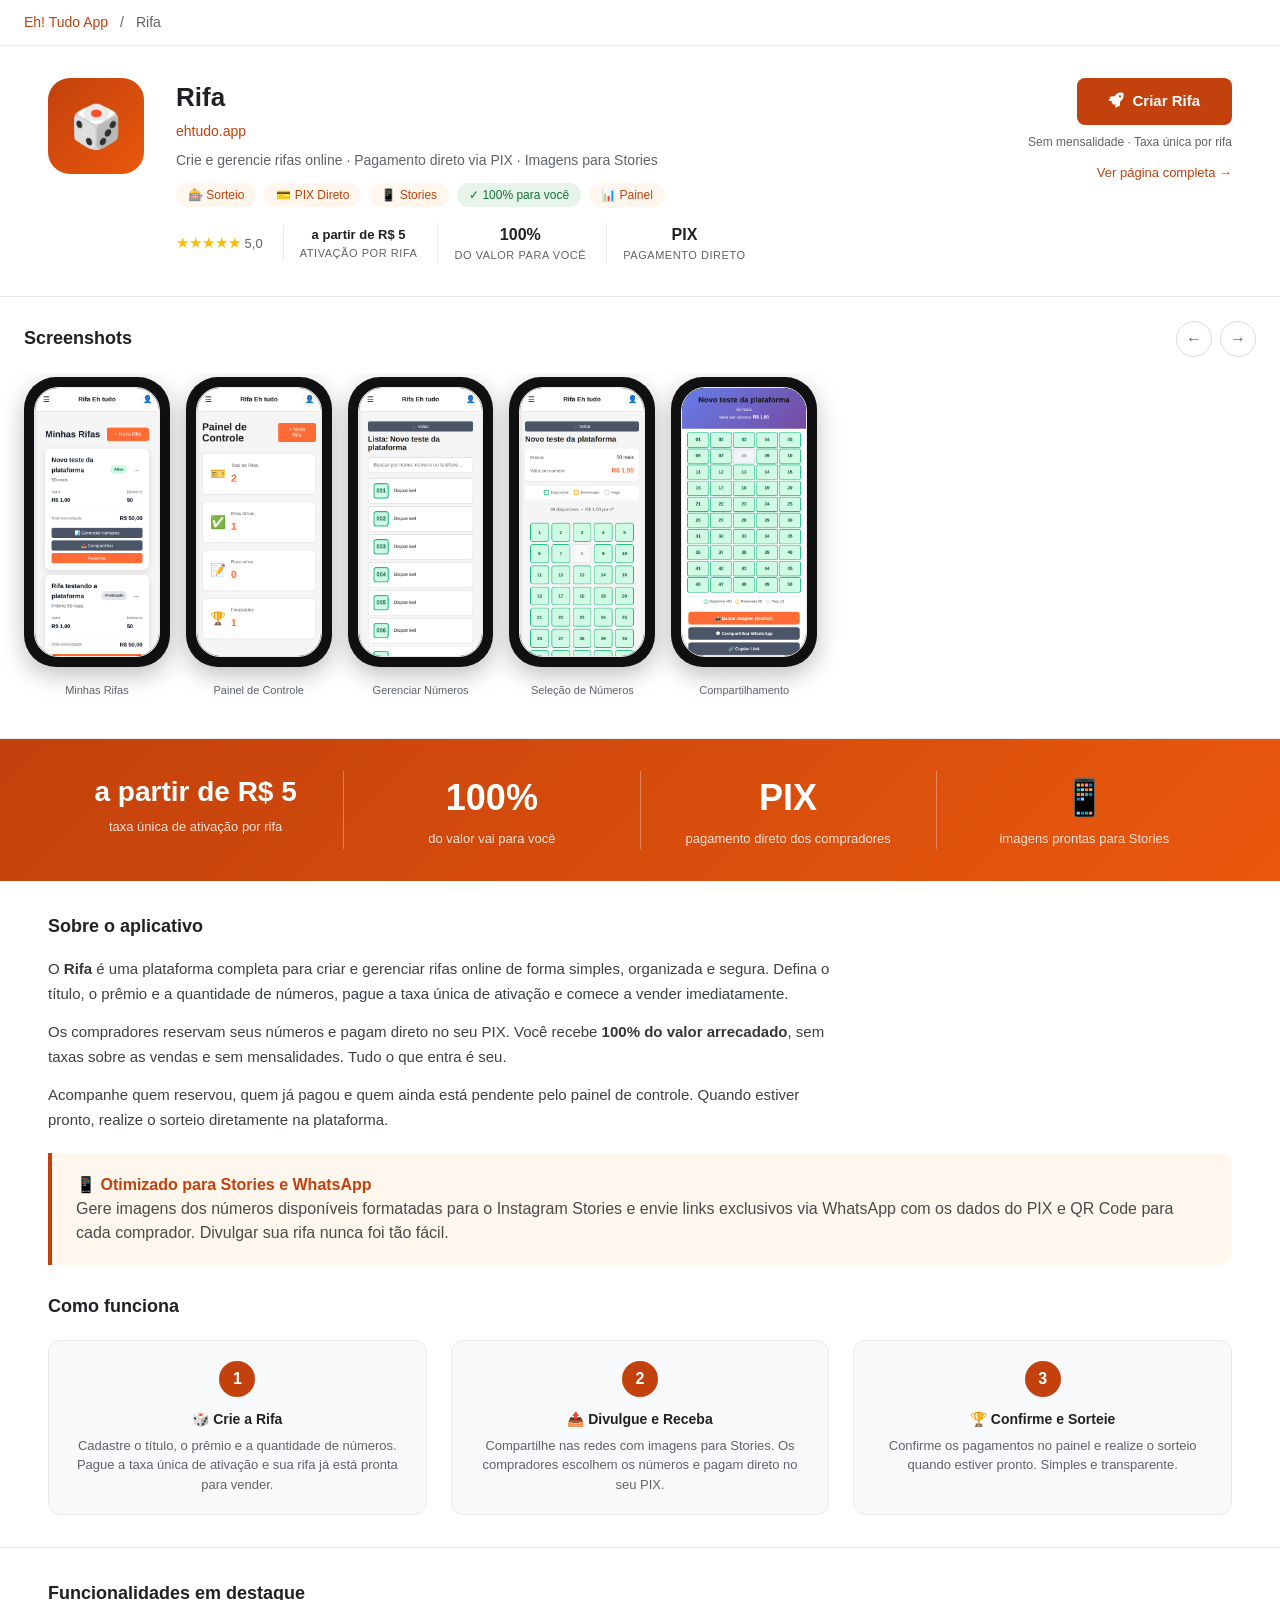
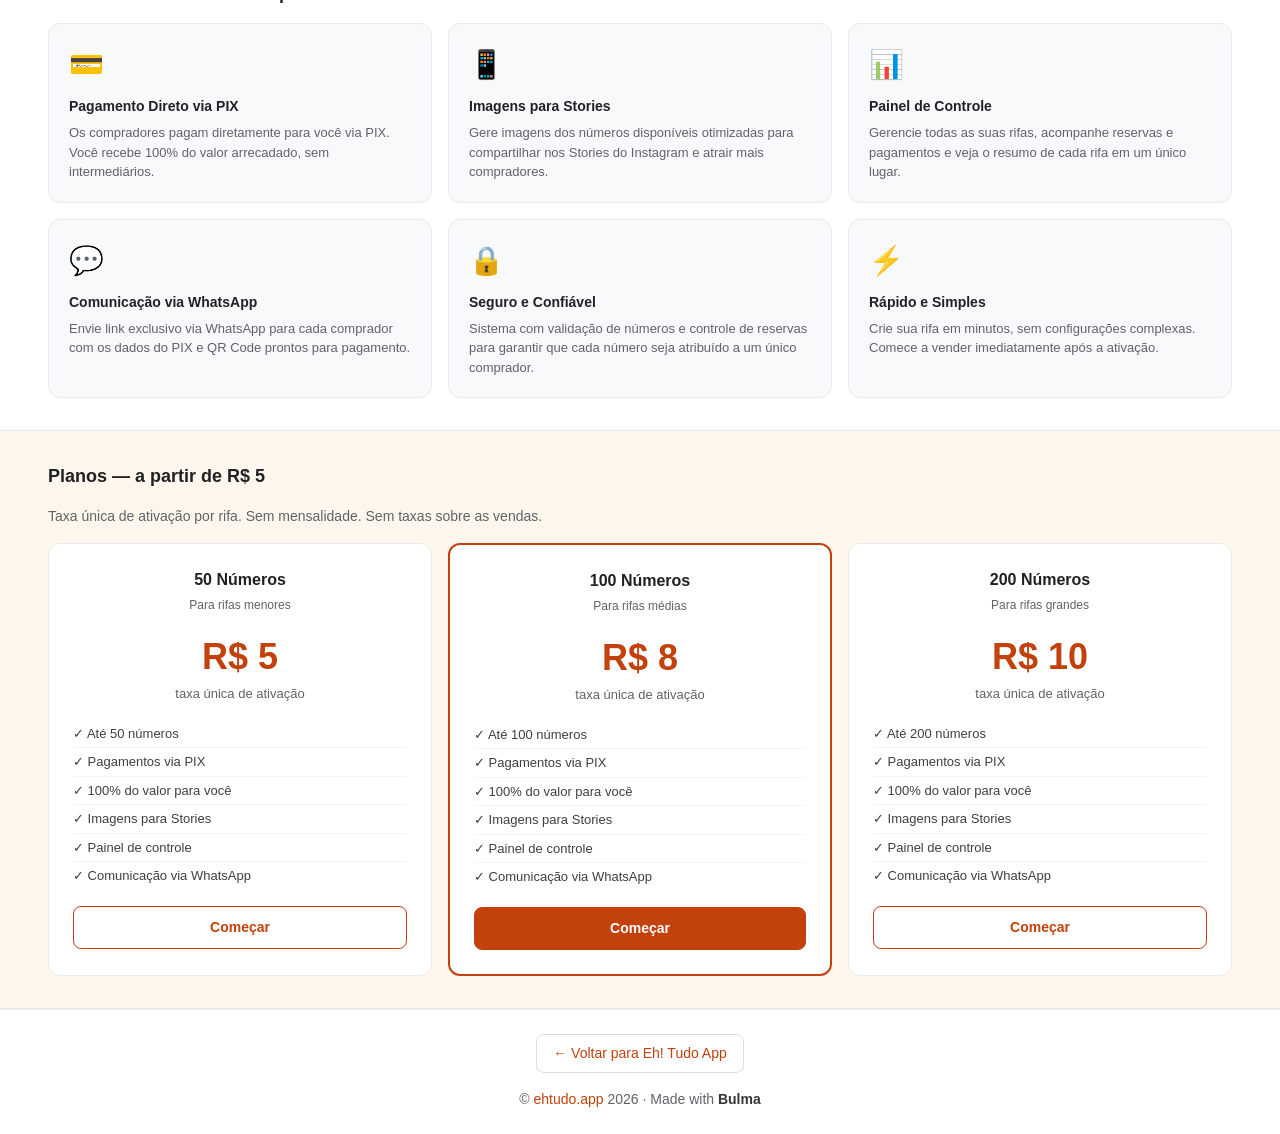
<file: www/rifa.html>
<!DOCTYPE html>
<html lang="pt-BR">
    <head>
        <meta charset="utf-8">
        <meta name="viewport" content="width=device-width, initial-scale=1, shrink-to-fit=no">
        <meta name="description" content="Rifa: crie e gerencie rifas online. Pagamentos via PIX direto para você, imagens para Stories e painel de controle completo. A partir de R$ 5 por rifa.">
        <title>Rifa — Eh! Tudo App</title>
        <link rel="stylesheet" href="https://cdnjs.cloudflare.com/ajax/libs/font-awesome/5.15.4/css/all.min.css">
        <link href="css/bulma.min.css" rel="stylesheet">
        <link href="css/style.css" rel="stylesheet">
        <style>
            /* ---- Google Play-style layout ---- */
            body { background: #f8f9fa; font-family: -apple-system, BlinkMacSystemFont, 'Segoe UI', sans-serif; }

            /* Top nav breadcrumb */
            .gp-topnav { background: #fff; border-bottom: 1px solid #e8eaed; padding: 12px 24px; display: flex; align-items: center; gap: 8px; font-size: 14px; color: #5f6368; }
            .gp-topnav a { color: #c2410c; text-decoration: none; font-weight: 500; }
            .gp-topnav a:hover { text-decoration: underline; }
            .gp-topnav .sep { margin: 0 4px; }

            /* Hero / App info row */
            .gp-hero { background: #fff; padding: 32px 48px; display: flex; gap: 32px; align-items: flex-start; border-bottom: 1px solid #e8eaed; }
            .gp-icon { width: 96px; height: 96px; border-radius: 22px; flex-shrink: 0; background: linear-gradient(135deg, #c2410c, #ea580c); display: flex; align-items: center; justify-content: center; font-size: 42px; color: white; }
            .gp-info { flex: 1; }
            .gp-appname { font-size: 26px; font-weight: 700; color: #202124; margin: 0 0 4px; }
            .gp-developer { font-size: 14px; color: #c2410c; font-weight: 500; margin-bottom: 8px; }
            .gp-tagline { font-size: 14px; color: #5f6368; margin-bottom: 12px; }
            .gp-badges { display: flex; gap: 8px; flex-wrap: wrap; margin-bottom: 16px; }
            .gp-badge { background: #fff7ed; color: #c2410c; border-radius: 20px; padding: 3px 12px; font-size: 12px; font-weight: 500; }
            .gp-badge.green { background: #e6f4ea; color: #137333; }
            .gp-rating-row { display: flex; align-items: center; gap: 20px; font-size: 13px; color: #5f6368; }
            .gp-stars { color: #fbbc04; font-size: 15px; }
            .gp-meta-item { display: flex; flex-direction: column; align-items: center; border-left: 1px solid #e8eaed; padding-left: 16px; }
            .gp-meta-val { font-weight: 700; font-size: 16px; color: #202124; }
            .gp-meta-val--sm { font-size: 13px; }
            .gp-meta-lbl { font-size: 11px; text-transform: uppercase; letter-spacing: .05em; }
            .gp-cta { display: flex; flex-direction: column; align-items: flex-end; gap: 8px; min-width: 200px; }
            .gp-btn-install { background: #c2410c; color: white; border: none; border-radius: 8px; padding: 12px 32px; font-size: 15px; font-weight: 600; cursor: pointer; text-decoration: none; display: inline-block; text-align: center; }
            .gp-btn-install:hover { background: #9a3412; color: white; }
            .gp-free-label { font-size: 12px; color: #5f6368; }

            /* Screenshot carousel */
            .gp-carousel-section { background: #fff; padding: 24px 0; border-bottom: 1px solid #e8eaed; position: relative; }
            .gp-carousel-header { padding: 0 24px; display: flex; align-items: center; justify-content: space-between; margin-bottom: 16px; }
            .gp-carousel-title { font-size: 18px; font-weight: 600; color: #202124; }
            .gp-carousel-nav { display: flex; gap: 8px; }
            .gp-carousel-btn { width: 36px; height: 36px; border-radius: 50%; border: 1px solid #dadce0; background: #fff; cursor: pointer; display: flex; align-items: center; justify-content: center; color: #5f6368; font-size: 16px; transition: background .15s, box-shadow .15s; }
            .gp-carousel-btn:hover { background: #f1f3f4; box-shadow: 0 2px 6px rgba(0,0,0,0.12); color: #202124; }
            .gp-carousel { display: flex; gap: 16px; overflow-x: auto; padding: 4px 24px 16px; scroll-snap-type: x mandatory; scroll-behavior: smooth; -webkit-overflow-scrolling: touch; }
            .gp-carousel::-webkit-scrollbar { height: 6px; }
            .gp-carousel::-webkit-scrollbar-track { background: #f1f3f4; border-radius: 3px; }
            .gp-carousel::-webkit-scrollbar-thumb { background: #bdc1c6; border-radius: 3px; }
            .gp-carousel::-webkit-scrollbar-thumb:hover { background: #80868b; }
            .gp-screenshot-wrap { flex-shrink: 0; scroll-snap-align: start; }
            .gp-screenshot-wrap img { border-radius: 12px; border: 1px solid #e8eaed; display: block; box-shadow: 0 2px 8px rgba(0,0,0,0.10); }
            .gp-screenshot-wrap .caption { font-size: 11px; color: #5f6368; text-align: center; margin-top: 8px; }
            /* Mobile phone frame */
            .phone-frame { background: #111; border-radius: 32px; padding: 10px; display: inline-block; box-shadow: 0 8px 24px rgba(0,0,0,0.25); }
            .phone-frame img { border-radius: 24px; display: block; }

            /* About section */
            .gp-about { background: #fff; padding: 32px 48px; border-bottom: 1px solid #e8eaed; }
            .gp-section-title { font-size: 18px; font-weight: 600; color: #202124; margin-bottom: 16px; }
            .gp-description { font-size: 15px; color: #3c4043; line-height: 1.7; max-width: 800px; }
            .gp-description p { margin-bottom: 12px; }
            .gp-how-works { display: flex; gap: 24px; margin-top: 20px; }
            .gp-step { flex: 1; background: #f8f9fa; border-radius: 12px; padding: 20px; text-align: center; border: 1px solid #e8eaed; }
            .gp-step-num { width: 36px; height: 36px; background: #c2410c; color: white; border-radius: 50%; display: flex; align-items: center; justify-content: center; font-weight: 700; font-size: 16px; margin: 0 auto 12px; }
            .gp-step-title { font-weight: 600; color: #202124; margin-bottom: 6px; font-size: 14px; }
            .gp-step-desc { font-size: 13px; color: #5f6368; }

            /* Metrics bar */
            .gp-metrics { background: linear-gradient(135deg, #c2410c, #ea580c); padding: 32px 48px; display: flex; gap: 0; }
            .gp-metric { flex: 1; text-align: center; color: white; padding: 0 16px; }
            .gp-metric + .gp-metric { border-left: 1px solid rgba(255,255,255,0.3); }
            .gp-metric-val { font-size: 36px; font-weight: 800; margin-bottom: 4px; }
            .gp-metric-val--sm { font-size: 28px; }
            .gp-metric-lbl { font-size: 13px; opacity: 0.85; }

            /* Features grid */
            .gp-features { background: #fff; padding: 32px 48px; border-bottom: 1px solid #e8eaed; }
            .gp-feature-grid { display: grid; grid-template-columns: repeat(3, 1fr); gap: 16px; }
            .gp-feature-card { background: #f8f9fa; border-radius: 12px; padding: 20px; border: 1px solid #e8eaed; }
            .gp-feature-icon { font-size: 28px; margin-bottom: 10px; }
            .gp-feature-title { font-size: 14px; font-weight: 600; color: #202124; margin-bottom: 6px; }
            .gp-feature-desc { font-size: 13px; color: #5f6368; line-height: 1.5; }

            /* Pricing section */
            .gp-pricing { background: #fff7ed; padding: 32px 48px; border-bottom: 1px solid #e8eaed; }
            .gp-pricing-grid { display: grid; grid-template-columns: repeat(3, 1fr); gap: 16px; margin-top: 16px; }
            .gp-plan { background: #fff; border-radius: 12px; padding: 24px; border: 1px solid #e8eaed; text-align: center; }
            .gp-plan.highlight { border: 2px solid #c2410c; }
            .gp-plan-name { font-size: 16px; font-weight: 700; color: #202124; margin-bottom: 4px; }
            .gp-plan-sub { font-size: 12px; color: #5f6368; margin-bottom: 16px; }
            .gp-plan-price { font-size: 36px; font-weight: 800; color: #c2410c; }
            .gp-plan-period { font-size: 13px; color: #5f6368; margin-bottom: 16px; }
            .gp-plan-features { list-style: none; padding: 0; margin: 0; text-align: left; font-size: 13px; color: #3c4043; }
            .gp-plan-features li { padding: 4px 0; border-top: 1px solid #f3f4f6; }
            .gp-plan-features li:first-child { border-top: none; }
            .gp-plan-btn { display: block; margin-top: 16px; padding: 10px; border-radius: 8px; border: 1px solid #c2410c; color: #c2410c; text-align: center; text-decoration: none; font-weight: 600; font-size: 14px; }
            .gp-plan.highlight .gp-plan-btn { background: #c2410c; color: white; border-color: #c2410c; }
            .gp-plan-btn:hover { background: #c2410c; color: white; }

            /* Footer */
            .gp-footer { background: #fff; padding: 24px 48px; text-align: center; color: #5f6368; font-size: 14px; border-top: 1px solid #e8eaed; }
            .gp-footer a { color: #c2410c; text-decoration: none; }
            .gp-back-btn { display: inline-flex; align-items: center; gap: 8px; color: #5f6368; text-decoration: none; padding: 8px 16px; border: 1px solid #dadce0; border-radius: 8px; font-size: 14px; margin-bottom: 16px; }
            .gp-back-btn:hover { background: #f8f9fa; color: #202124; }

            /* Callout */
            .rifa-callout { background: #fff7ed; border-left: 4px solid #c2410c; border-radius: 0 12px 12px 0; padding: 20px 24px; margin-top: 20px; }
            .rifa-callout strong { color: #c2410c; }

            /* Responsive */
            @media (max-width: 900px) {
                .gp-hero { flex-direction: column; padding: 24px; }
                .gp-cta { align-items: flex-start; }
                .gp-carousel-section { padding: 20px 0; }
                .gp-carousel-header { padding: 0 16px; }
                .gp-carousel { padding: 4px 16px 16px; }
                .gp-about, .gp-features, .gp-pricing { padding: 20px 16px; }
                .gp-how-works { flex-direction: column; }
                .gp-feature-grid, .gp-pricing-grid { grid-template-columns: 1fr 1fr; }
                .gp-metrics { flex-direction: column; gap: 16px; padding: 24px 16px; }
                .gp-metric + .gp-metric { border-left: none; border-top: 1px solid rgba(255,255,255,0.3); padding-top: 16px; }
            }
            @media (max-width: 600px) {
                .gp-feature-grid, .gp-pricing-grid { grid-template-columns: 1fr; }
            }
        </style>
    </head>
    <body>

    <!-- Breadcrumb nav -->
    <div class="gp-topnav">
        <a href="index.html">Eh! Tudo App</a>
        <span class="sep">/</span>
        <span>Rifa</span>
    </div>

    <!-- Hero -->
    <div class="gp-hero">
        <div class="gp-icon">🎲</div>
        <div class="gp-info">
            <h1 class="gp-appname">Rifa</h1>
            <div class="gp-developer">ehtudo.app</div>
            <div class="gp-tagline">Crie e gerencie rifas online · Pagamento direto via PIX · Imagens para Stories</div>
            <div class="gp-badges">
                <span class="gp-badge">🎰 Sorteio</span>
                <span class="gp-badge">💳 PIX Direto</span>
                <span class="gp-badge">📱 Stories</span>
                <span class="gp-badge green">✓ 100% para você</span>
                <span class="gp-badge">📊 Painel</span>
            </div>
            <div class="gp-rating-row">
                <span><span class="gp-stars">★★★★★</span> 5,0</span>
                <div class="gp-meta-item">
                    <span class="gp-meta-val gp-meta-val--sm">a partir de R$ 5</span>
                    <span class="gp-meta-lbl">ativação por rifa</span>
                </div>
                <div class="gp-meta-item">
                    <span class="gp-meta-val">100%</span>
                    <span class="gp-meta-lbl">do valor para você</span>
                </div>
                <div class="gp-meta-item">
                    <span class="gp-meta-val">PIX</span>
                    <span class="gp-meta-lbl">pagamento direto</span>
                </div>
            </div>
        </div>
        <div class="gp-cta">
            <a href="https://rifa.ehtudo.app/" target="_blank" class="gp-btn-install">
                <i class="fas fa-rocket"></i>&nbsp; Criar Rifa
            </a>
            <span class="gp-free-label">Sem mensalidade · Taxa única por rifa</span>
            <a href="https://rifa.ehtudo.app/" target="_blank" style="font-size:13px;color:#c2410c;margin-top:4px;">
                Ver página completa →
            </a>
        </div>
    </div>

    <!-- Screenshot Carousel -->
    <div class="gp-carousel-section">
        <div class="gp-carousel-header">
            <div class="gp-carousel-title">Screenshots</div>
            <div class="gp-carousel-nav">
                <button class="gp-carousel-btn" aria-label="Anterior" onclick="document.getElementById('gp-carousel').scrollBy({left:-320,behavior:'smooth'})">&#8592;</button>
                <button class="gp-carousel-btn" aria-label="Próximo" onclick="document.getElementById('gp-carousel').scrollBy({left:320,behavior:'smooth'})">&#8594;</button>
            </div>
        </div>
        <div class="gp-carousel" id="gp-carousel">
            <div class="gp-screenshot-wrap">
                <div class="phone-frame">
                    <img src="img/rifa-rifas.png" alt="Minhas Rifas" style="height:270px;width:auto;">
                </div>
                <div class="caption">Minhas Rifas</div>
            </div>
            <div class="gp-screenshot-wrap">
                <div class="phone-frame">
                    <img src="img/rifa-dashboard.png" alt="Painel de Controle" style="height:270px;width:auto;">
                </div>
                <div class="caption">Painel de Controle</div>
            </div>
            <div class="gp-screenshot-wrap">
                <div class="phone-frame">
                    <img src="img/rifa-listmanager.png" alt="Gerenciar Números" style="height:270px;width:auto;">
                </div>
                <div class="caption">Gerenciar Números</div>
            </div>
            <div class="gp-screenshot-wrap">
                <div class="phone-frame">
                    <img src="img/rifa-publicselect.png" alt="Seleção de Números" style="height:270px;width:auto;">
                </div>
                <div class="caption">Seleção de Números</div>
            </div>
            <div class="gp-screenshot-wrap">
                <div class="phone-frame">
                    <img src="img/rifa-sharepreview.png" alt="Compartilhamento" style="height:270px;width:auto;">
                </div>
                <div class="caption">Compartilhamento</div>
            </div>
        </div>
    </div>

    <!-- Metrics bar -->
    <div class="gp-metrics">
        <div class="gp-metric">
            <div class="gp-metric-val gp-metric-val--sm">a partir de R$ 5</div>
            <div class="gp-metric-lbl">taxa única de ativação por rifa</div>
        </div>
        <div class="gp-metric">
            <div class="gp-metric-val">100%</div>
            <div class="gp-metric-lbl">do valor vai para você</div>
        </div>
        <div class="gp-metric">
            <div class="gp-metric-val">PIX</div>
            <div class="gp-metric-lbl">pagamento direto dos compradores</div>
        </div>
        <div class="gp-metric">
            <div class="gp-metric-val">📱</div>
            <div class="gp-metric-lbl">imagens prontas para Stories</div>
        </div>
    </div>

    <!-- About section -->
    <div class="gp-about">
        <div class="gp-section-title">Sobre o aplicativo</div>
        <div class="gp-description">
            <p>O <strong>Rifa</strong> é uma plataforma completa para criar e gerenciar rifas online de forma simples, organizada e segura. Defina o título, o prêmio e a quantidade de números, pague a taxa única de ativação e comece a vender imediatamente.</p>
            <p>Os compradores reservam seus números e pagam direto no seu PIX. Você recebe <strong>100% do valor arrecadado</strong>, sem taxas sobre as vendas e sem mensalidades. Tudo o que entra é seu.</p>
            <p>Acompanhe quem reservou, quem já pagou e quem ainda está pendente pelo painel de controle. Quando estiver pronto, realize o sorteio diretamente na plataforma.</p>
        </div>

        <div class="rifa-callout">
            <strong>📱 Otimizado para Stories e WhatsApp</strong><br>
            Gere imagens dos números disponíveis formatadas para o Instagram Stories e envie links exclusivos via WhatsApp com os dados do PIX e QR Code para cada comprador. Divulgar sua rifa nunca foi tão fácil.
        </div>

        <div class="gp-section-title" style="margin-top:28px;">Como funciona</div>
        <div class="gp-how-works">
            <div class="gp-step">
                <div class="gp-step-num">1</div>
                <div class="gp-step-title">🎲 Crie a Rifa</div>
                <div class="gp-step-desc">Cadastre o título, o prêmio e a quantidade de números. Pague a taxa única de ativação e sua rifa já está pronta para vender.</div>
            </div>
            <div class="gp-step">
                <div class="gp-step-num">2</div>
                <div class="gp-step-title">📤 Divulgue e Receba</div>
                <div class="gp-step-desc">Compartilhe nas redes com imagens para Stories. Os compradores escolhem os números e pagam direto no seu PIX.</div>
            </div>
            <div class="gp-step">
                <div class="gp-step-num">3</div>
                <div class="gp-step-title">🏆 Confirme e Sorteie</div>
                <div class="gp-step-desc">Confirme os pagamentos no painel e realize o sorteio quando estiver pronto. Simples e transparente.</div>
            </div>
        </div>
    </div>

    <!-- Features grid -->
    <div class="gp-features">
        <div class="gp-section-title">Funcionalidades em destaque</div>
        <div class="gp-feature-grid">
            <div class="gp-feature-card">
                <div class="gp-feature-icon">💳</div>
                <div class="gp-feature-title">Pagamento Direto via PIX</div>
                <div class="gp-feature-desc">Os compradores pagam diretamente para você via PIX. Você recebe 100% do valor arrecadado, sem intermediários.</div>
            </div>
            <div class="gp-feature-card">
                <div class="gp-feature-icon">📱</div>
                <div class="gp-feature-title">Imagens para Stories</div>
                <div class="gp-feature-desc">Gere imagens dos números disponíveis otimizadas para compartilhar nos Stories do Instagram e atrair mais compradores.</div>
            </div>
            <div class="gp-feature-card">
                <div class="gp-feature-icon">📊</div>
                <div class="gp-feature-title">Painel de Controle</div>
                <div class="gp-feature-desc">Gerencie todas as suas rifas, acompanhe reservas e pagamentos e veja o resumo de cada rifa em um único lugar.</div>
            </div>
            <div class="gp-feature-card">
                <div class="gp-feature-icon">💬</div>
                <div class="gp-feature-title">Comunicação via WhatsApp</div>
                <div class="gp-feature-desc">Envie link exclusivo via WhatsApp para cada comprador com os dados do PIX e QR Code prontos para pagamento.</div>
            </div>
            <div class="gp-feature-card">
                <div class="gp-feature-icon">🔒</div>
                <div class="gp-feature-title">Seguro e Confiável</div>
                <div class="gp-feature-desc">Sistema com validação de números e controle de reservas para garantir que cada número seja atribuído a um único comprador.</div>
            </div>
            <div class="gp-feature-card">
                <div class="gp-feature-icon">⚡</div>
                <div class="gp-feature-title">Rápido e Simples</div>
                <div class="gp-feature-desc">Crie sua rifa em minutos, sem configurações complexas. Comece a vender imediatamente após a ativação.</div>
            </div>
        </div>
    </div>

    <!-- Pricing -->
    <div class="gp-pricing">
        <div class="gp-section-title">Planos — a partir de R$ 5</div>
        <p style="font-size:14px;color:#5f6368;margin-bottom:0;">Taxa única de ativação por rifa. Sem mensalidade. Sem taxas sobre as vendas.</p>
        <div class="gp-pricing-grid">
            <div class="gp-plan">
                <div class="gp-plan-name">50 Números</div>
                <div class="gp-plan-sub">Para rifas menores</div>
                <div class="gp-plan-price">R$ 5</div>
                <div class="gp-plan-period">taxa única de ativação</div>
                <ul class="gp-plan-features">
                    <li>✓ Até 50 números</li>
                    <li>✓ Pagamentos via PIX</li>
                    <li>✓ 100% do valor para você</li>
                    <li>✓ Imagens para Stories</li>
                    <li>✓ Painel de controle</li>
                    <li>✓ Comunicação via WhatsApp</li>
                </ul>
                <a href="https://rifa.ehtudo.app/" target="_blank" class="gp-plan-btn">Começar</a>
            </div>
            <div class="gp-plan highlight">
                <div class="gp-plan-name">100 Números</div>
                <div class="gp-plan-sub">Para rifas médias</div>
                <div class="gp-plan-price">R$ 8</div>
                <div class="gp-plan-period">taxa única de ativação</div>
                <ul class="gp-plan-features">
                    <li>✓ Até 100 números</li>
                    <li>✓ Pagamentos via PIX</li>
                    <li>✓ 100% do valor para você</li>
                    <li>✓ Imagens para Stories</li>
                    <li>✓ Painel de controle</li>
                    <li>✓ Comunicação via WhatsApp</li>
                </ul>
                <a href="https://rifa.ehtudo.app/" target="_blank" class="gp-plan-btn">Começar</a>
            </div>
            <div class="gp-plan">
                <div class="gp-plan-name">200 Números</div>
                <div class="gp-plan-sub">Para rifas grandes</div>
                <div class="gp-plan-price">R$ 10</div>
                <div class="gp-plan-period">taxa única de ativação</div>
                <ul class="gp-plan-features">
                    <li>✓ Até 200 números</li>
                    <li>✓ Pagamentos via PIX</li>
                    <li>✓ 100% do valor para você</li>
                    <li>✓ Imagens para Stories</li>
                    <li>✓ Painel de controle</li>
                    <li>✓ Comunicação via WhatsApp</li>
                </ul>
                <a href="https://rifa.ehtudo.app/" target="_blank" class="gp-plan-btn">Começar</a>
            </div>
        </div>
    </div>

    <!-- Footer -->
    <div class="gp-footer">
        <a href="index.html" class="gp-back-btn">
            ← Voltar para Eh! Tudo App
        </a>
        <p>© <a href="http://ehtudo.app">ehtudo.app</a> 2026 · Made with <strong>Bulma</strong></p>
    </div>

    </body>
</html>
</file>
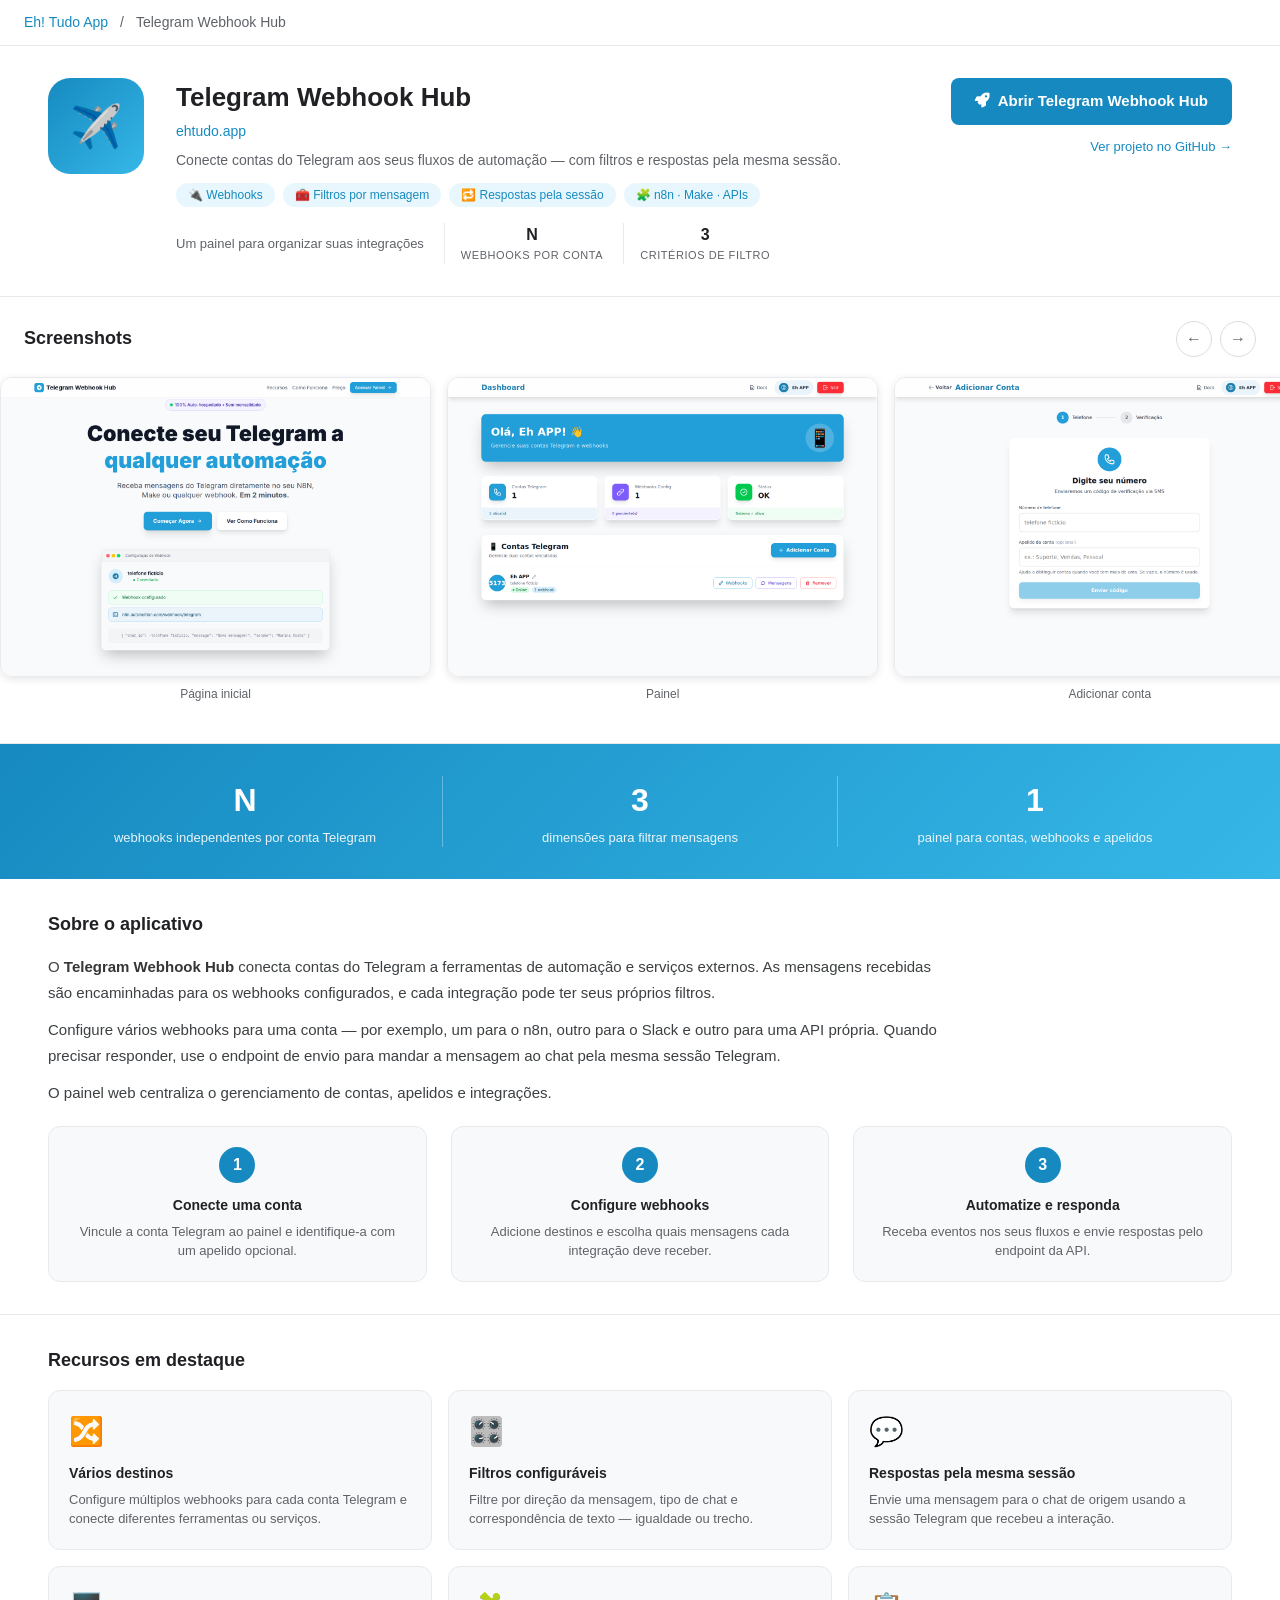
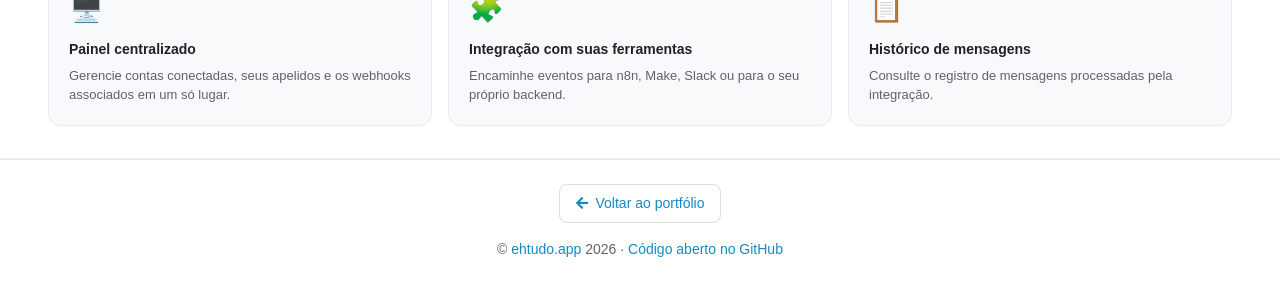
<file: www/telegram-webhook.html>
<!DOCTYPE html>
<html lang="pt-BR">
<head>
    <meta charset="utf-8">
    <meta name="viewport" content="width=device-width, initial-scale=1">
    <meta name="description" content="Telegram Webhook Hub — conecte contas do Telegram a webhooks, filtre mensagens e responda pela mesma sessão.">
    <title>Telegram Webhook Hub — Eh! Tudo App</title>
    <link rel="stylesheet" href="https://cdnjs.cloudflare.com/ajax/libs/font-awesome/5.15.4/css/all.min.css">
    <link href="css/bulma.min.css" rel="stylesheet">
    <link href="css/style.css" rel="stylesheet">
    <style>
        body { background: #f8f9fa; font-family: -apple-system, BlinkMacSystemFont, 'Segoe UI', sans-serif; }
        .gp-topnav { background: #fff; border-bottom: 1px solid #e8eaed; padding: 12px 24px; display: flex; align-items: center; gap: 8px; font-size: 14px; color: #5f6368; }
        .gp-topnav a, .gp-developer, .gp-footer a { color: #168ac0; }
        .gp-topnav a { text-decoration: none; font-weight: 500; }
        .gp-topnav a:hover { text-decoration: underline; }
        .gp-topnav .sep { margin: 0 4px; }
        .gp-hero { background: #fff; padding: 32px 48px; display: flex; gap: 32px; align-items: flex-start; border-bottom: 1px solid #e8eaed; }
        .gp-icon { width: 96px; height: 96px; border-radius: 22px; flex-shrink: 0; background: linear-gradient(135deg, #168ac0, #36b7e8); display: flex; align-items: center; justify-content: center; font-size: 42px; color: white; }
        .gp-info { flex: 1; }
        .gp-appname { font-size: 26px; font-weight: 700; color: #202124; margin: 0 0 4px; }
        .gp-developer { font-size: 14px; font-weight: 500; margin-bottom: 8px; }
        .gp-tagline { font-size: 14px; color: #5f6368; margin-bottom: 12px; }
        .gp-badges { display: flex; gap: 8px; flex-wrap: wrap; margin-bottom: 16px; }
        .gp-badge { background: #e8f7fd; color: #168ac0; border-radius: 20px; padding: 3px 12px; font-size: 12px; font-weight: 500; }
        .gp-overview { display: flex; align-items: center; gap: 20px; font-size: 13px; color: #5f6368; }
        .gp-meta-item { display: flex; flex-direction: column; align-items: center; border-left: 1px solid #e8eaed; padding-left: 16px; }
        .gp-meta-val { font-weight: 700; font-size: 16px; color: #202124; }
        .gp-meta-lbl { font-size: 11px; text-transform: uppercase; letter-spacing: .05em; }
        .gp-cta { display: flex; flex-direction: column; align-items: flex-end; gap: 8px; min-width: 200px; }
        .gp-btn { background: #168ac0; color: white; border-radius: 8px; padding: 12px 24px; font-size: 15px; font-weight: 600; text-decoration: none; display: inline-block; text-align: center; }
        .gp-btn:hover { background: #10729f; color: white; }
        .gp-secondary-link { font-size: 13px; color: #168ac0; margin-top: 4px; }
        .gp-carousel-section { background: #fff; padding: 24px 0; border-bottom: 1px solid #e8eaed; }
        .gp-carousel-header { padding: 0 24px; display: flex; align-items: center; justify-content: space-between; margin-bottom: 16px; }
        .gp-carousel-title { font-size: 18px; font-weight: 600; color: #202124; }
        .gp-carousel-nav { display: flex; gap: 8px; }
        .gp-carousel-btn { width: 36px; height: 36px; border-radius: 50%; border: 1px solid #dadce0; background: #fff; cursor: pointer; display: flex; align-items: center; justify-content: center; color: #5f6368; font-size: 16px; }
        .gp-carousel-btn:hover { background: #f1f3f4; color: #202124; }
        .gp-carousel { display: flex; gap: 16px; overflow-x: auto; padding: 4px 24px 16px; scroll-snap-type: x mandatory; scroll-behavior: smooth; -webkit-overflow-scrolling: touch; }
        .gp-screenshot-wrap { flex-shrink: 0; scroll-snap-align: start; }
        .gp-screenshot-wrap img { max-width: 86vw; height: 300px; width: auto; border-radius: 12px; border: 1px solid #e8eaed; display: block; box-shadow: 0 2px 8px rgba(0,0,0,0.10); }
        .gp-screenshot-wrap .caption { font-size: 12px; color: #5f6368; text-align: center; margin-top: 8px; }
        .gp-about, .gp-features { background: #fff; padding: 32px 48px; border-bottom: 1px solid #e8eaed; }
        .gp-section-title { font-size: 18px; font-weight: 600; color: #202124; margin-bottom: 16px; }
        .gp-description { font-size: 15px; color: #3c4043; line-height: 1.7; max-width: 900px; }
        .gp-description p { margin-bottom: 12px; }
        .gp-how-works { display: flex; gap: 24px; margin-top: 20px; }
        .gp-step { flex: 1; background: #f8f9fa; border-radius: 12px; padding: 20px; text-align: center; border: 1px solid #e8eaed; }
        .gp-step-num { width: 36px; height: 36px; background: #168ac0; color: white; border-radius: 50%; display: flex; align-items: center; justify-content: center; font-weight: 700; font-size: 16px; margin: 0 auto 12px; }
        .gp-step-title { font-weight: 600; color: #202124; margin-bottom: 6px; font-size: 14px; }
        .gp-step-desc { font-size: 13px; color: #5f6368; }
        .gp-metrics { background: linear-gradient(135deg, #168ac0, #36b7e8); padding: 32px 48px; display: flex; }
        .gp-metric { flex: 1; text-align: center; color: white; padding: 0 16px; }
        .gp-metric + .gp-metric { border-left: 1px solid rgba(255,255,255,0.3); }
        .gp-metric-val { font-size: 32px; font-weight: 800; margin-bottom: 4px; }
        .gp-metric-lbl { font-size: 13px; opacity: 0.9; }
        .gp-feature-grid { display: grid; grid-template-columns: repeat(3, 1fr); gap: 16px; }
        .gp-feature-card { background: #f8f9fa; border-radius: 12px; padding: 20px; border: 1px solid #e8eaed; }
        .gp-feature-icon { font-size: 28px; margin-bottom: 10px; }
        .gp-feature-title { font-size: 14px; font-weight: 600; color: #202124; margin-bottom: 6px; }
        .gp-feature-desc { font-size: 13px; color: #5f6368; line-height: 1.5; }
        .gp-footer { background: #fff; padding: 24px 48px; text-align: center; color: #5f6368; font-size: 14px; border-top: 1px solid #e8eaed; }
        .gp-footer a { text-decoration: none; }
        .gp-back-btn { display: inline-flex; align-items: center; gap: 8px; color: #5f6368; text-decoration: none; padding: 8px 16px; border: 1px solid #dadce0; border-radius: 8px; font-size: 14px; margin-bottom: 16px; }
        .gp-back-btn:hover { background: #f8f9fa; color: #202124; }
        @media (max-width: 900px) {
            .gp-hero { flex-direction: column; padding: 24px; }
            .gp-cta { align-items: flex-start; }
            .gp-carousel-header { padding: 0 16px; }
            .gp-carousel { padding: 4px 16px 16px; }
            .gp-about, .gp-features { padding: 20px 16px; }
            .gp-how-works { flex-direction: column; }
            .gp-feature-grid { grid-template-columns: 1fr 1fr; }
            .gp-metrics { flex-direction: column; gap: 16px; padding: 24px 16px; }
            .gp-metric + .gp-metric { border-left: none; border-top: 1px solid rgba(255,255,255,0.3); padding-top: 16px; }
        }
        @media (max-width: 600px) {
            .gp-overview { flex-wrap: wrap; }
            .gp-feature-grid { grid-template-columns: 1fr; }
        }
    </style>
</head>
<body>
    <nav class="gp-topnav" aria-label="Navegação estrutural">
        <a href="index.html">Eh! Tudo App</a>
        <span class="sep">/</span>
        <span>Telegram Webhook Hub</span>
    </nav>

    <header class="gp-hero">
        <div class="gp-icon" aria-hidden="true">✈️</div>
        <div class="gp-info">
            <h1 class="gp-appname">Telegram Webhook Hub</h1>
            <div class="gp-developer">ehtudo.app</div>
            <p class="gp-tagline">Conecte contas do Telegram aos seus fluxos de automação — com filtros e respostas pela mesma sessão.</p>
            <div class="gp-badges">
                <span class="gp-badge">🔌 Webhooks</span>
                <span class="gp-badge">🧰 Filtros por mensagem</span>
                <span class="gp-badge">🔁 Respostas pela sessão</span>
                <span class="gp-badge">🧩 n8n · Make · APIs</span>
            </div>
            <div class="gp-overview">
                <span>Um painel para organizar suas integrações</span>
                <div class="gp-meta-item">
                    <span class="gp-meta-val">N</span>
                    <span class="gp-meta-lbl">webhooks por conta</span>
                </div>
                <div class="gp-meta-item">
                    <span class="gp-meta-val">3</span>
                    <span class="gp-meta-lbl">critérios de filtro</span>
                </div>
            </div>
        </div>
        <div class="gp-cta">
            <a href="https://telegram-webhook.ehtudo.app/" target="_blank" rel="noopener" class="gp-btn">
                <i class="fas fa-rocket" aria-hidden="true"></i>&nbsp; Abrir Telegram Webhook Hub
            </a>
            <a href="https://github.com/edsonlcandido/telegram-account-webhook" target="_blank" rel="noopener" class="gp-secondary-link">
                Ver projeto no GitHub →
            </a>
        </div>
    </header>

    <section class="gp-carousel-section" aria-label="Capturas de tela do aplicativo">
        <div class="gp-carousel-header">
            <h2 class="gp-carousel-title">Screenshots</h2>
            <div class="gp-carousel-nav">
                <button class="gp-carousel-btn" aria-label="Anterior" onclick="document.getElementById('gp-carousel').scrollBy({left:-480,behavior:'smooth'})">&#8592;</button>
                <button class="gp-carousel-btn" aria-label="Próximo" onclick="document.getElementById('gp-carousel').scrollBy({left:480,behavior:'smooth'})">&#8594;</button>
            </div>
        </div>
        <div class="gp-carousel" id="gp-carousel">
            <figure class="gp-screenshot-wrap">
                <img src="img/telegram-webhook-landing.png" alt="Página inicial do Telegram Webhook Hub">
                <figcaption class="caption">Página inicial</figcaption>
            </figure>
            <figure class="gp-screenshot-wrap">
                <img src="img/telegram-webhook-dashboard.png" alt="Painel de contas do Telegram conectadas">
                <figcaption class="caption">Painel</figcaption>
            </figure>
            <figure class="gp-screenshot-wrap">
                <img src="img/telegram-webhook-account.png" alt="Formulário para adicionar uma conta do Telegram">
                <figcaption class="caption">Adicionar conta</figcaption>
            </figure>
            <figure class="gp-screenshot-wrap">
                <img src="img/telegram-webhook-list.png" alt="Lista de webhooks configurados">
                <figcaption class="caption">Webhooks</figcaption>
            </figure>
            <figure class="gp-screenshot-wrap">
                <img src="img/telegram-webhook-messages.png" alt="Histórico de mensagens recebido pelo Telegram Webhook Hub, com conteúdo anonimizado">
                <figcaption class="caption">Mensagens · conteúdo anonimizado</figcaption>
            </figure>
        </div>
    </section>

    <section class="gp-metrics" aria-label="Resumo dos recursos">
        <div class="gp-metric">
            <div class="gp-metric-val">N</div>
            <div class="gp-metric-lbl">webhooks independentes por conta Telegram</div>
        </div>
        <div class="gp-metric">
            <div class="gp-metric-val">3</div>
            <div class="gp-metric-lbl">dimensões para filtrar mensagens</div>
        </div>
        <div class="gp-metric">
            <div class="gp-metric-val">1</div>
            <div class="gp-metric-lbl">painel para contas, webhooks e apelidos</div>
        </div>
    </section>

    <section class="gp-about">
        <h2 class="gp-section-title">Sobre o aplicativo</h2>
        <div class="gp-description">
            <p>O <strong>Telegram Webhook Hub</strong> conecta contas do Telegram a ferramentas de automação e serviços externos. As mensagens recebidas são encaminhadas para os webhooks configurados, e cada integração pode ter seus próprios filtros.</p>
            <p>Configure vários webhooks para uma conta — por exemplo, um para o n8n, outro para o Slack e outro para uma API própria. Quando precisar responder, use o endpoint de envio para mandar a mensagem ao chat pela mesma sessão Telegram.</p>
            <p>O painel web centraliza o gerenciamento de contas, apelidos e integrações.</p>
        </div>

        <div class="gp-how-works">
            <div class="gp-step">
                <div class="gp-step-num">1</div>
                <div class="gp-step-title">Conecte uma conta</div>
                <div class="gp-step-desc">Vincule a conta Telegram ao painel e identifique-a com um apelido opcional.</div>
            </div>
            <div class="gp-step">
                <div class="gp-step-num">2</div>
                <div class="gp-step-title">Configure webhooks</div>
                <div class="gp-step-desc">Adicione destinos e escolha quais mensagens cada integração deve receber.</div>
            </div>
            <div class="gp-step">
                <div class="gp-step-num">3</div>
                <div class="gp-step-title">Automatize e responda</div>
                <div class="gp-step-desc">Receba eventos nos seus fluxos e envie respostas pelo endpoint da API.</div>
            </div>
        </div>
    </section>

    <section class="gp-features">
        <h2 class="gp-section-title">Recursos em destaque</h2>
        <div class="gp-feature-grid">
            <article class="gp-feature-card">
                <div class="gp-feature-icon" aria-hidden="true">🔀</div>
                <h3 class="gp-feature-title">Vários destinos</h3>
                <p class="gp-feature-desc">Configure múltiplos webhooks para cada conta Telegram e conecte diferentes ferramentas ou serviços.</p>
            </article>
            <article class="gp-feature-card">
                <div class="gp-feature-icon" aria-hidden="true">🎛️</div>
                <h3 class="gp-feature-title">Filtros configuráveis</h3>
                <p class="gp-feature-desc">Filtre por direção da mensagem, tipo de chat e correspondência de texto — igualdade ou trecho.</p>
            </article>
            <article class="gp-feature-card">
                <div class="gp-feature-icon" aria-hidden="true">💬</div>
                <h3 class="gp-feature-title">Respostas pela mesma sessão</h3>
                <p class="gp-feature-desc">Envie uma mensagem para o chat de origem usando a sessão Telegram que recebeu a interação.</p>
            </article>
            <article class="gp-feature-card">
                <div class="gp-feature-icon" aria-hidden="true">🖥️</div>
                <h3 class="gp-feature-title">Painel centralizado</h3>
                <p class="gp-feature-desc">Gerencie contas conectadas, seus apelidos e os webhooks associados em um só lugar.</p>
            </article>
            <article class="gp-feature-card">
                <div class="gp-feature-icon" aria-hidden="true">🧩</div>
                <h3 class="gp-feature-title">Integração com suas ferramentas</h3>
                <p class="gp-feature-desc">Encaminhe eventos para n8n, Make, Slack ou para o seu próprio backend.</p>
            </article>
            <article class="gp-feature-card">
                <div class="gp-feature-icon" aria-hidden="true">📋</div>
                <h3 class="gp-feature-title">Histórico de mensagens</h3>
                <p class="gp-feature-desc">Consulte o registro de mensagens processadas pela integração.</p>
            </article>
        </div>
    </section>

    <footer class="gp-footer">
        <a href="index.html" class="gp-back-btn"><i class="fas fa-arrow-left" aria-hidden="true"></i> Voltar ao portfólio</a>
        <p>© <a href="https://ehtudo.app">ehtudo.app</a> 2026 · <a href="https://github.com/edsonlcandido/telegram-account-webhook" target="_blank" rel="noopener">Código aberto no GitHub</a></p>
    </footer>
</body>
</html>
</file>
<file: www/css/style.css>
section.masthead {
    position: relative;
    background-color: #343a40;
    background: linear-gradient(rgba(0,0,0,0.3), rgba(0,0,0,0.3)), url(../img/bg-cover.jpg) no-repeat center center;
    background-size: cover;
}
</file>
